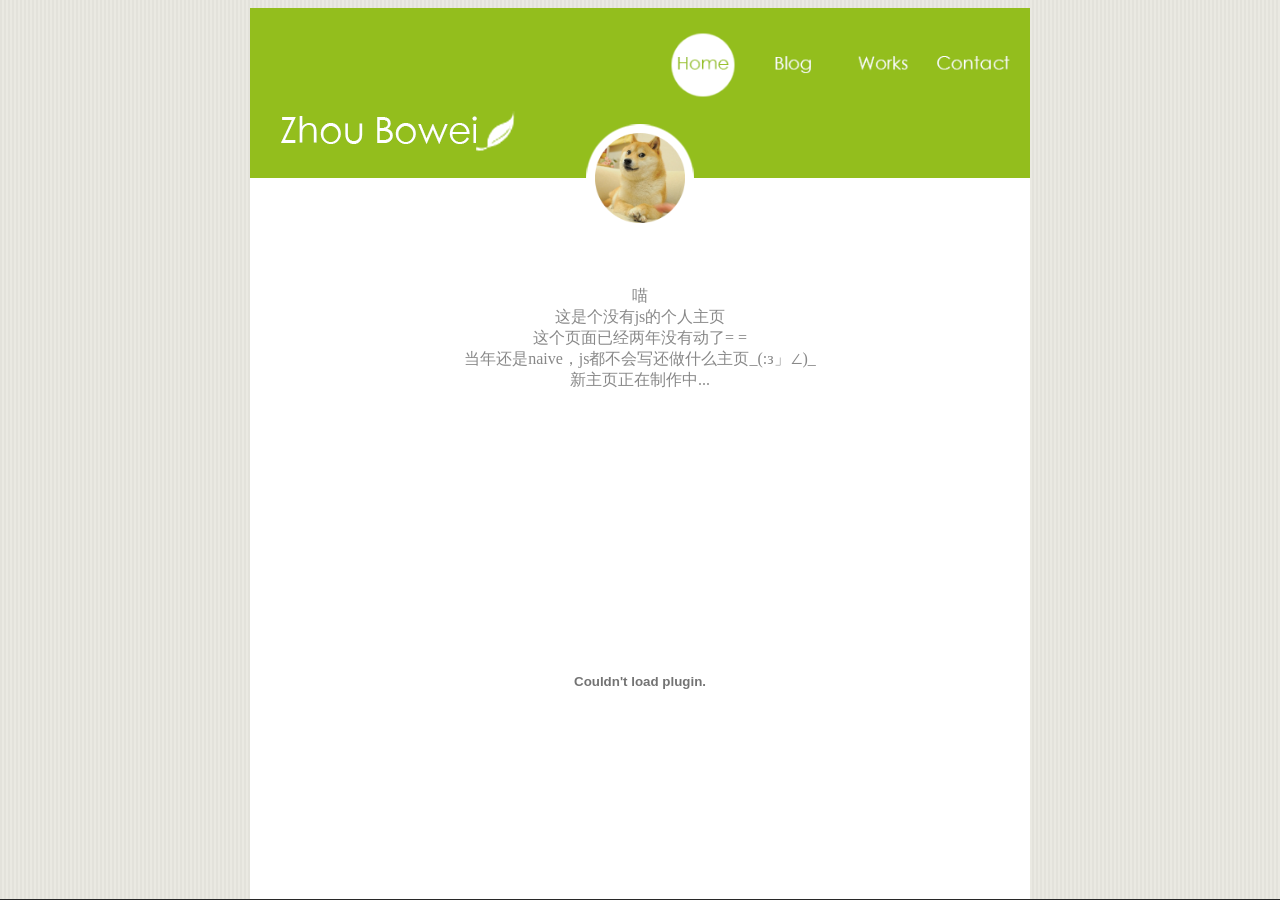
<file: index.html>
<!doctype html>
<html>
<head>
<meta http-equiv="Content-Type" content="text/html; charset=utf-8" />
<title></title>
</head>
<frameset rows="*,1" frameborder="no" border="0" framespacing="0">
  <frame src="home.html" name="mainFrame" id="mainFrame" title="mainFrame" />
  <frame src="music.html" name="music" id="music" title="music" />
</frameset>
<noframes><body>
</body></noframes>
</html>
</file>
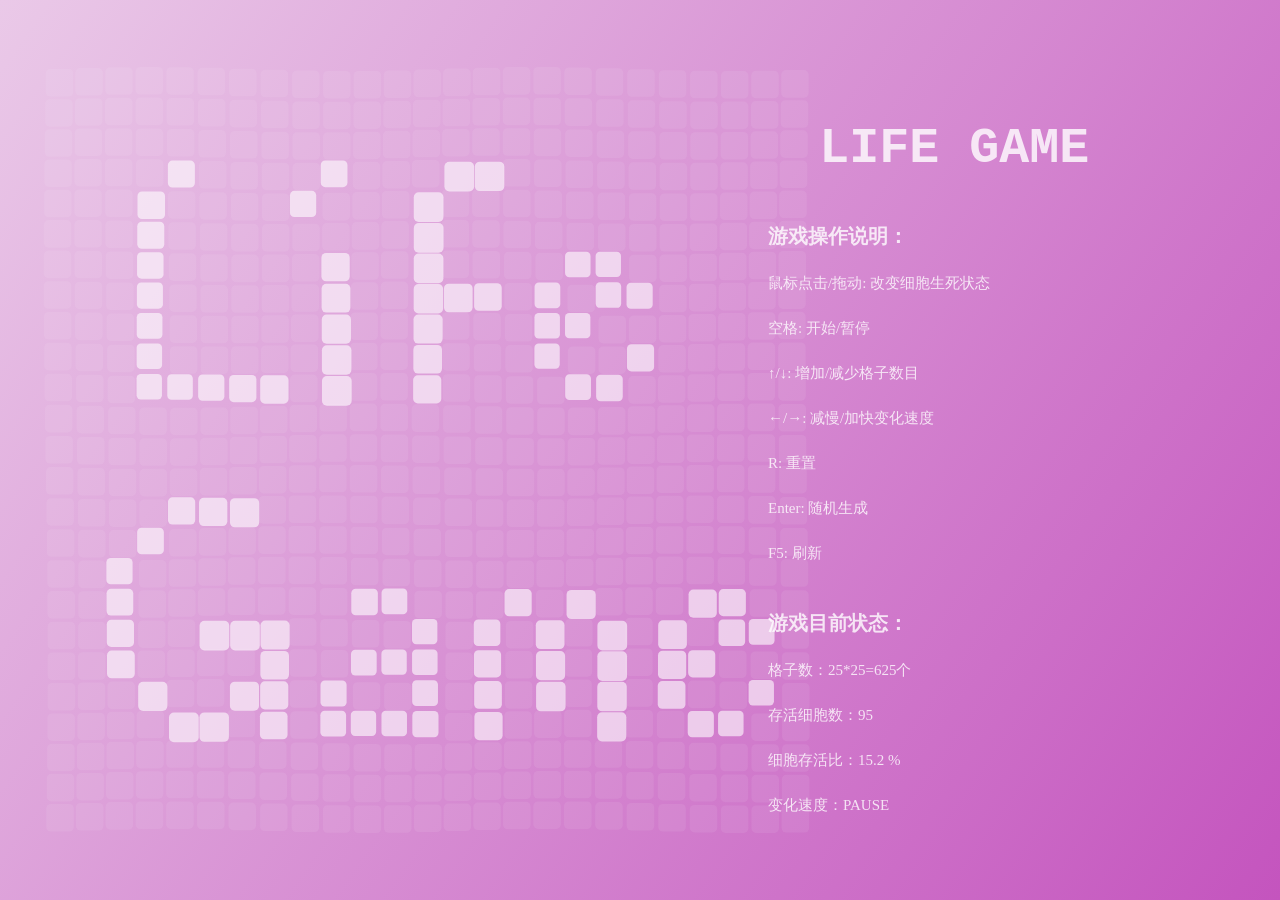
<file: LifeGame/index.html>
<!doctype html>
<html>
	<head>
		<meta charset="utf-8">
		<title>
			ライフゲーム
		</title>
	</head>
	<script src="js/jquery-2.1.1.min.js">
	</script>
	<body>
	</body>
	<script src="js/main.js">
	</script>
</html>
</file>
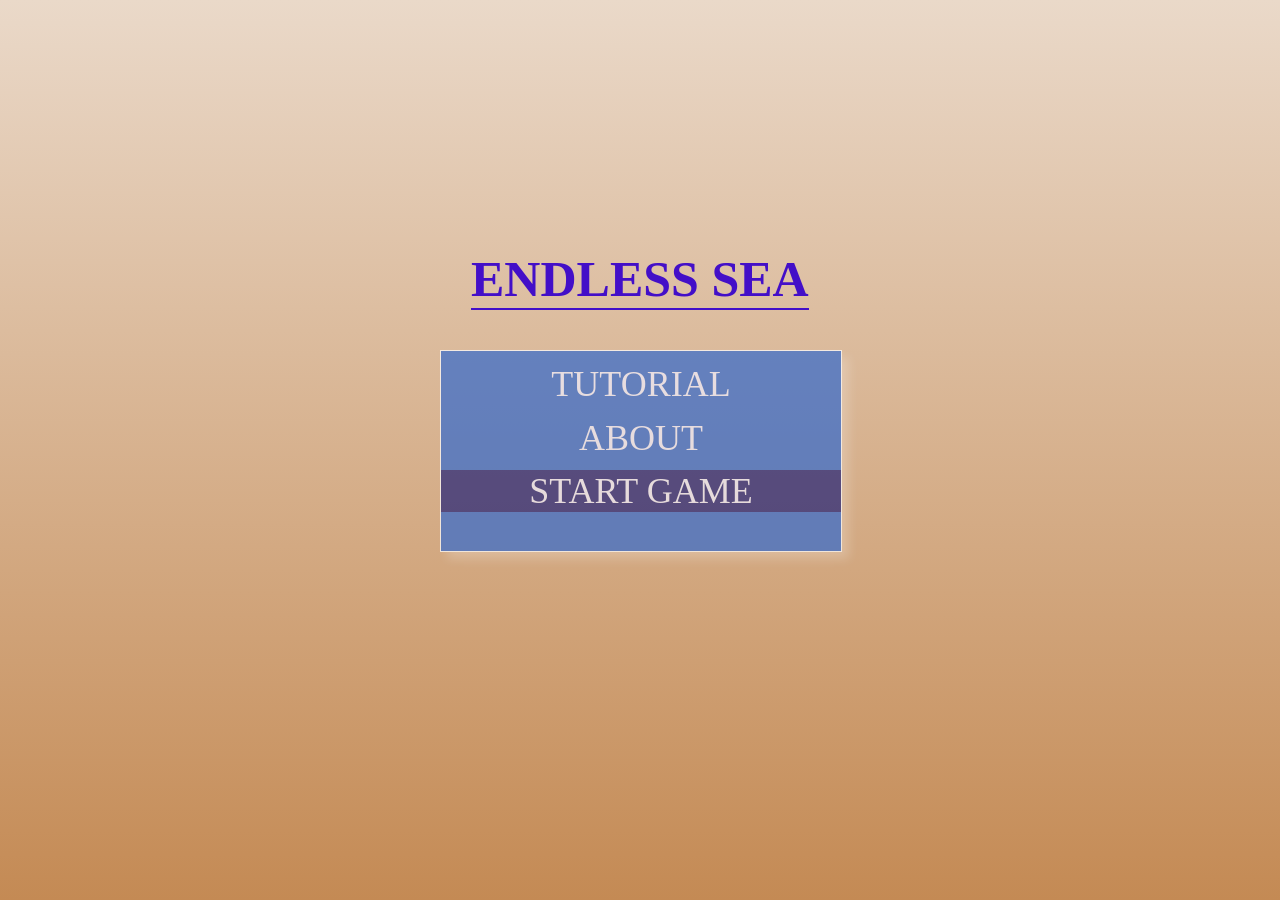
<file: fe/g/index.html>
<!doctype html>
<html>
<head>
<meta charset="utf-8">
<title>Endless Sea</title>
<link href="css/style.css" rel="stylesheet" type="text/css">
</head>
<script src="js/jquery-2.1.1.min.js">
</script>
<body>
</body>
<script src="js/main.js">
</script>
</html>
</file>
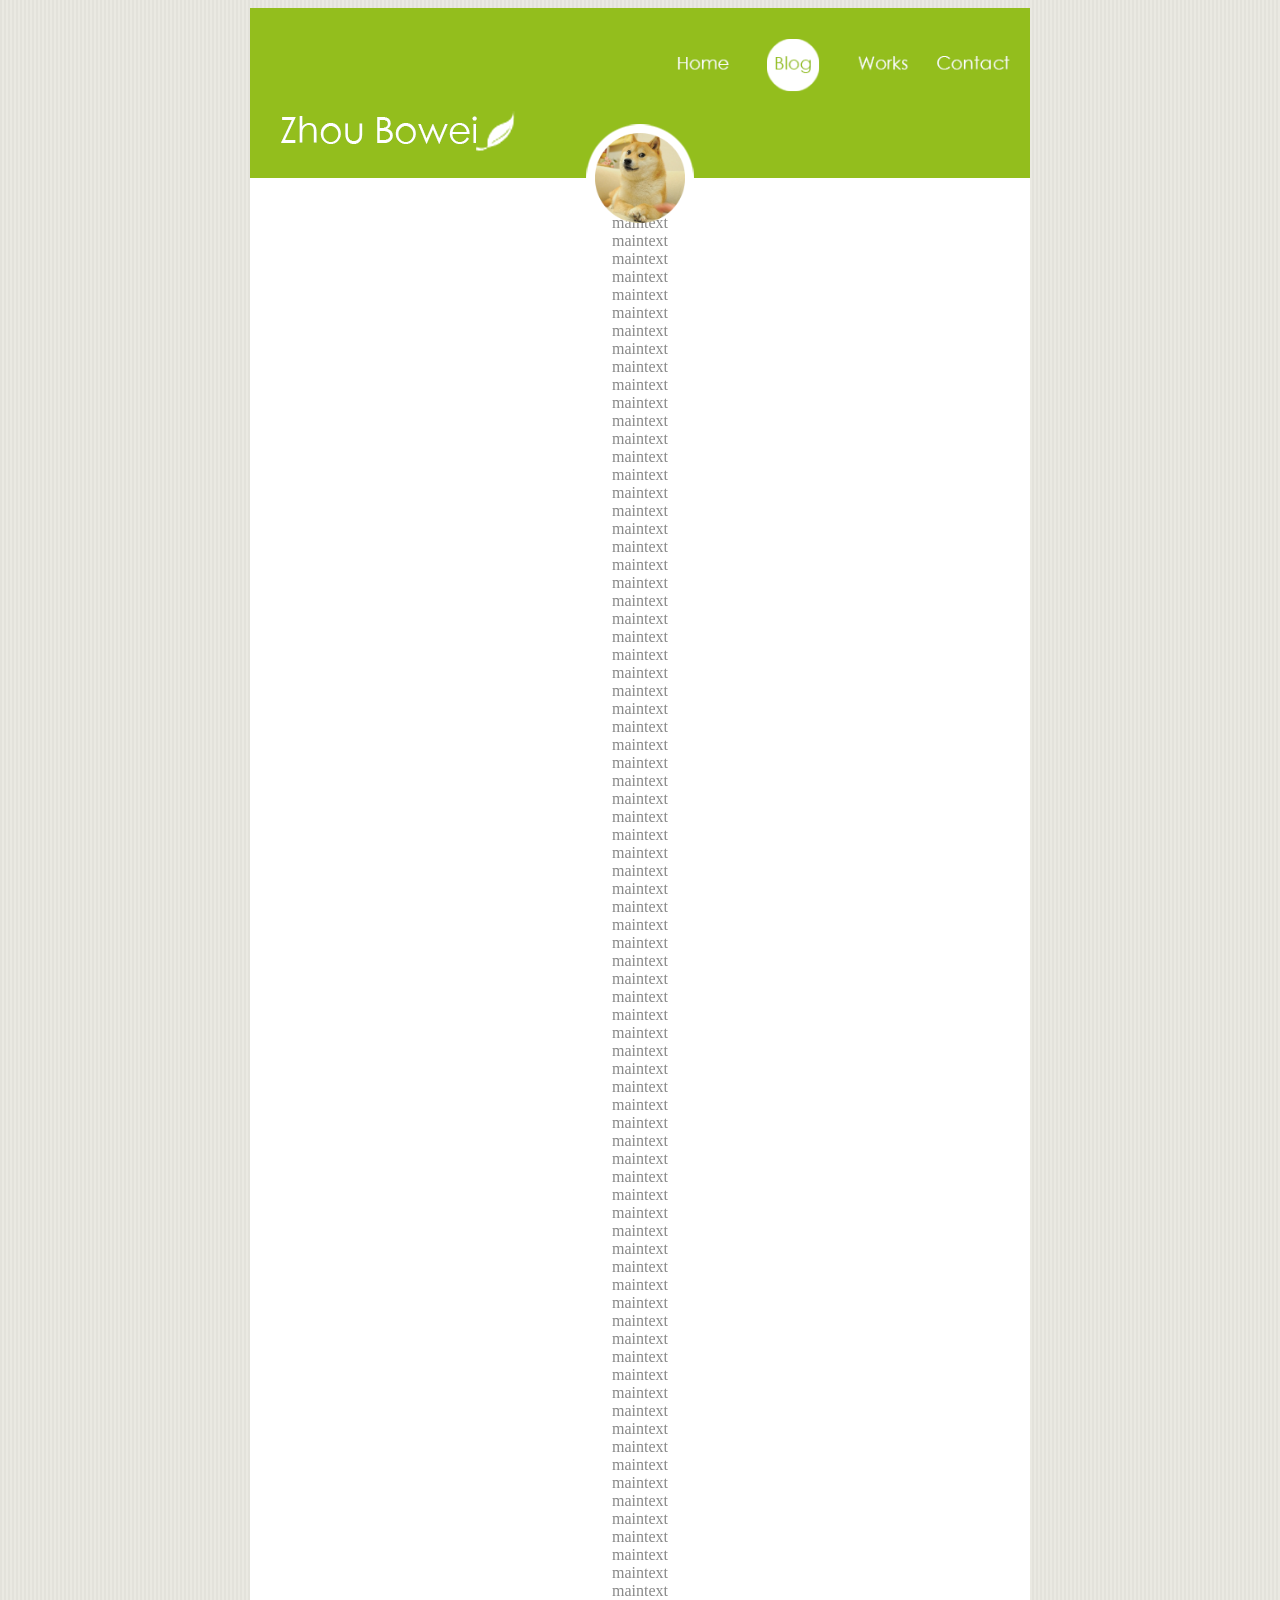
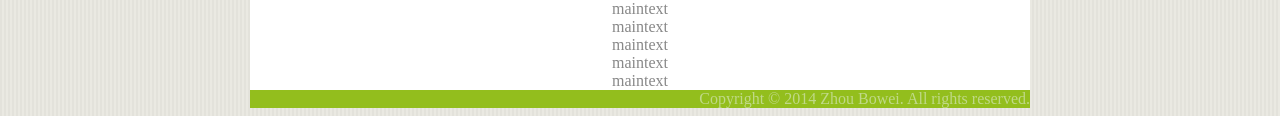
<file: blog.html>
<!doctype html>
<html>
<head>
<meta charset="utf-8">
<title></title>

<link href="css/style.css" rel="stylesheet" type="text/css">
</head>

<body background="img/bg.gif">
<div id="head" align="center">
	<div id="navbar">
    	<div id="but1"> <a href="contact.html"><img src="img/contact.png" width="90" height="90"></a>
        </div>
        <div id="but2"> <a href="works.html"><img src="img/works.png" width="90" height="90"></a>
        </div>
        <div id="but3"> <img src="img/blog2.png" width="90" height="90">
        </div>
        <div id="but4"> <a href="home.html"><img src="img/home.png" width="90" height="90"></a>
        </div>
  	</div>
	<div id="title">
    <img src="img/title.png" width="780" height="170" alt="ようこそ！ヨロシク(/・ω・)/"> 
    </div>
    <div id="hori-bar" align="center">
<img src="img/1.png" width="90">
</div>
</div>
<div id="main" align="center">

<div id="maintext" align="center">
maintext<br>
maintext<br>maintext<br>maintext<br>maintext<br>maintext<br>maintext<br>maintext<br>maintext<br>maintext<br>maintext<br>maintext<br>maintext<br>maintext<br>maintext<br>
maintext<br>maintext<br>maintext<br>maintext<br>maintext<br>maintext<br>maintext<br>maintext<br>maintext<br>maintext<br>maintext<br>maintext<br>maintext<br>maintext<br>
maintext<br>maintext<br>maintext<br>maintext<br>maintext<br>maintext<br>maintext<br>maintext<br>maintext<br>maintext<br>maintext<br>maintext<br>maintext<br>maintext<br>
maintext<br>maintext<br>maintext<br>maintext<br>maintext<br>maintext<br>maintext<br>maintext<br>maintext<br>maintext<br>maintext<br>maintext<br>maintext<br>maintext<br>
maintext<br>maintext<br>maintext<br>maintext<br>maintext<br>maintext<br>maintext<br>maintext<br>maintext<br>maintext<br>maintext<br>maintext<br>maintext<br>maintext<br>
maintext<br>maintext<br>maintext<br>maintext<br>maintext<br>maintext<br>maintext<br>maintext<br>maintext<br>maintext<br>maintext<br>maintext<br>maintext<br>
</div>
<div id="foot" align="center">
Copyright © 2014 Zhou Bowei. All rights reserved.
</div>
</div>
</body>
</html>
</file>
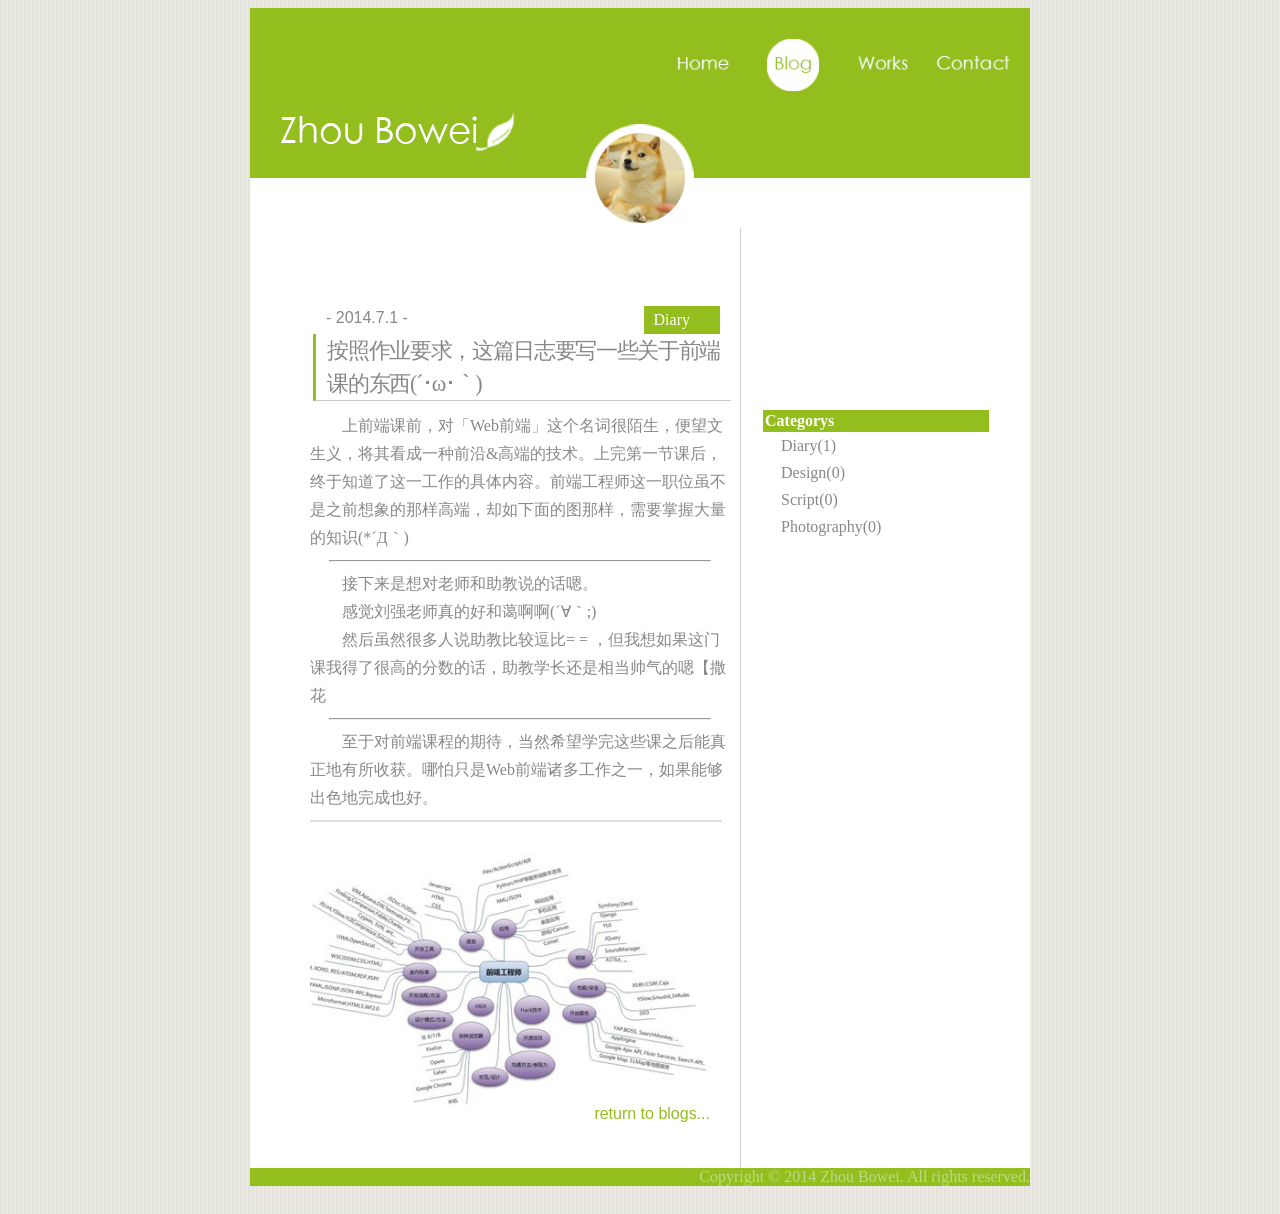
<file: blog1.html>
<!doctype html>
<html>
<head>
<meta charset="utf-8">
<title></title>

<link href="css/style.css" rel="stylesheet" type="text/css">
</head>

<body background="img/bg.gif"  alink="#93be1d" vlink="#93be1d" link="#93be1d">
<div id="all">
<div id="head" align="center">
	<div id="navbar">
    	<div id="but1"> <a href="contact.html"><img src="img/contact.png" width="90" height="90"></a>
        </div>
        <div id="but2"> <a href="works.html"><img src="img/works.png" width="90" height="90"></a>
        </div>
        <div id="but3"> <a href="blog.html"> <img src="img/blog2.png" width="90" height="90"></a>
        </div>
        <div id="but4"> <a href="home.html"><img src="img/home.png" width="90" height="90"></a>
        </div>
  	</div>
	<div id="title">
    <img src="img/title.png" width="780" height="170" alt="ようこそ！ヨロシク(/・ω・)/"> 
    </div>
    <div id="hori-bar" align="center">
<img src="img/1.png" width="90">
</div>
</div>
<div id="blogmain">

<div id="blogcontent">
  <div id="blogleft">
  <!--下面并列放多个博客div-->
  <div id="blog">
  	<div id="date">
    - 2014.7.1 -
    </div>
    <div id="category">
    Diary
    </div>
    <h2 class="blogtitle">按照作业要求，这篇日志要写一些关于前端课的东西(´･ω･｀)</h2>
    <p>　　上前端课前，对「Web前端」这个名词很陌生，便望文生义，将其看成一种前沿&amp;高端的技术。上完第一节课后，终于知道了这一工作的具体内容。前端工程师这一职位虽不是之前想象的那样高端，却如下面的图那样，需要掌握大量的知识(*´Д｀)</p>
    <hr align="center" width="380px">
    <p>　　接下来是想对老师和助教说的话嗯。</p>
    <p>	　　感觉刘强老师真的好和蔼啊啊(´∀｀;)</p>
    <p> 　　然后虽然很多人说助教比较逗比= = ，但我想如果这门课我得了很高的分数的话，助教学长还是相当帅气的嗯【撒花</p>
    <hr align="center" width="380px">
    <p>　　至于对前端课程的期待，当然希望学完这些课之后能真正地有所收获。哪怕只是Web前端诸多工作之一，如果能够出色地完成也好。</p>
    <img src="img/1a21bfab7e1b52a400d65f8f24d90041.jpg" class="blogimg">
    <div id="readmore">
    <a href="blog1.html" style="text-decoration:none">
    return to blogs...
    </a>
    </div>
    <br clear="all">
  </div>
  
</div>

<div id="blogright">
<table width="230" border="0" cellspacing="2" cellpadding="2">
  <tr>
    <td bgcolor="#93BE1D"><b style="color:white;">Categorys</b></td>
  </tr>
  <tr>
    <td> 　Diary(1)</td>
  </tr>
  <tr>
    <td>　Design(0)</td>
  </tr>
  <tr>
    <td>　Script(0)</td>
  </tr>
  <tr>
    <td>　Photography(0)</td>
  </tr>
</table>

</div>

</div>
<div id="clearfix">
</div>
<div id="foot" align="center">
Copyright © 2014 Zhou Bowei. All rights reserved.
</div>
</div>
</div>
</body>
</html>
</file>
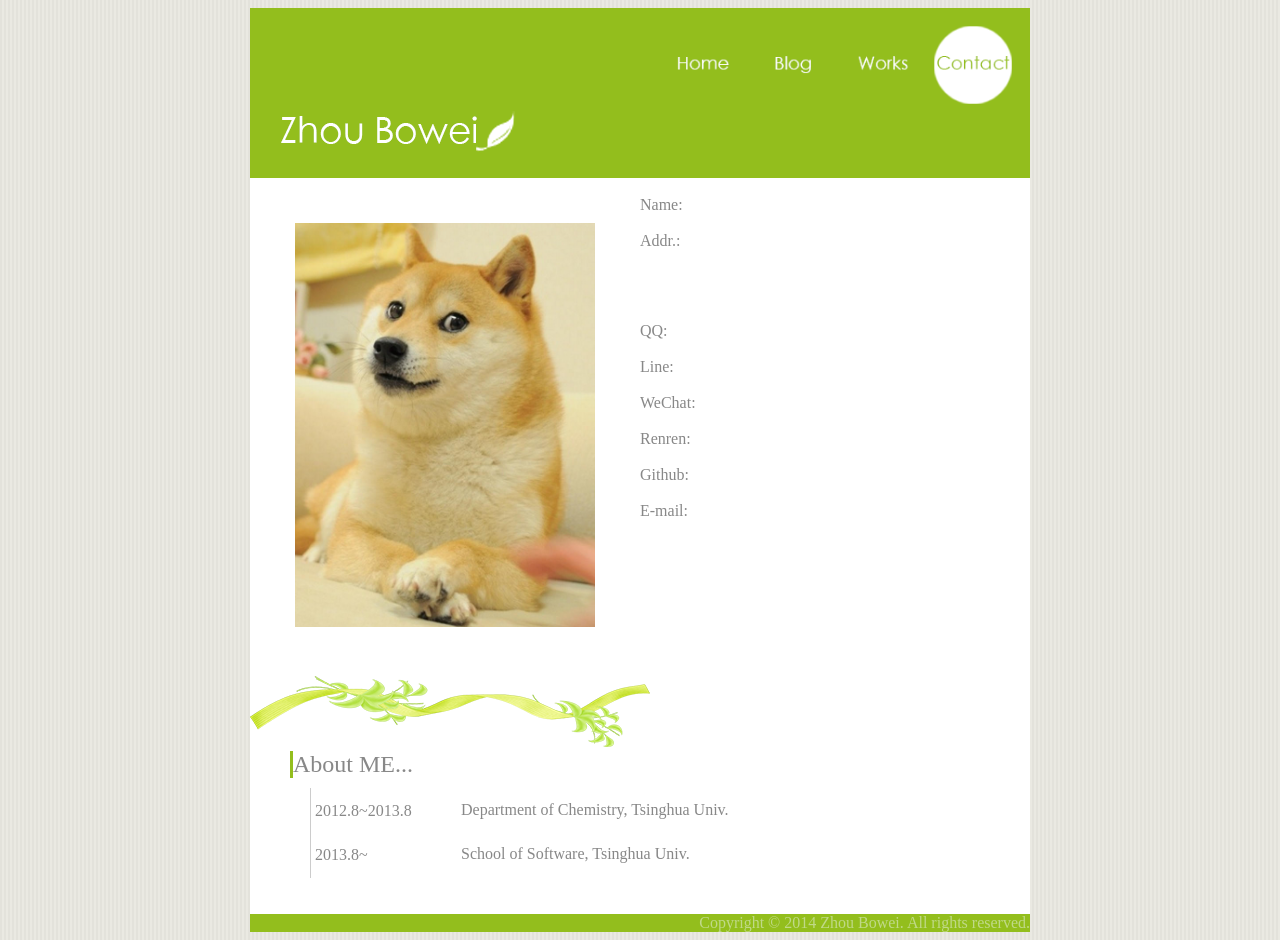
<file: contact.html>
<!doctype html>
<html>
<head>
<meta charset="utf-8">
<title></title>

<link href="css/style.css" rel="stylesheet" type="text/css">

</head>

<body background="img/bg.gif" alink="#888" vlink="#888" link="#888">
<div id="head" align="center">
	<div id="navbar">
    	<div id="but1"> <img src="img/contact2.png" width="90" height="90">
        </div>
        <div id="but2"> <a href="works.html"><img src="img/works.png" width="90" height="90"></a>
        </div>
        <div id="but3"> <a href="blog.html"><img src="img/blog.png" width="90" height="90"></a>
        </div>
        <div id="but4"> <a href="home.html"><img src="img/home.png" width="90" height="90"></a>
        </div>
  	</div>
	<div id="title">
    <img src="img/title2.png" width="780" height="170" alt="ようこそ！ヨロシク(/・ω・)/"> 
    </div>
    
</div>
<div id="main" >
<div id="maintext" >
<div id="mainleft" style="float:left;width:390px;background:white;">
<div style="margin:45px;">
<img src="img/2.png" width="300">
</div>
</div>

<div id="mainright" style="background:white;">
<div>

<div style="float: left; text-align: left; margin-right: 5px;">
  <p>&nbsp;</p>
  <p>Name:</p>
  <p>&nbsp;</p>
  <p>Addr.:</p>
  <p>&nbsp;</p>
  <p>&nbsp;</p>
  <p>&nbsp;</p>
  <p>&nbsp;</p>
  <p>QQ:</p>
  <p>&nbsp;</p>
  <p>Line:</p>
  <p>&nbsp;</p>
  <p>WeChat:</p>
  <p>&nbsp;</p>
  <p>Renren:</p>
  <p>&nbsp;</p>
  <p>Github:</p>
  <p>&nbsp;</p>
  <p>E-mail:</p>
  <p>&nbsp;</p>
</div>

<div>
  <p>&nbsp;</p>
  <p>&nbsp;</p>
  <p>&nbsp;</p>
  <p>&nbsp;</p>
  <p>&nbsp;</p>
  <p>&nbsp;</p>
</div>
</div>
</div>
<div id="clearfix">
</div>

<div id="aboutme">
<img src="img/20090404_c857919df6a02bbbae7eBbvCCQ7X7bB7.png">
<br>
<div id="aboutme1">
About ME...
</div>
<div style="margin-left:60px;border-left-color:#cccccc;
	border-left-width: 1px;
	border-left-style: solid;">
  <table width="589" border="0" cellspacing="2" cellpadding="2">
    <tr>
      <td width="108" height="38">2012.8~2013.8</td>
      <td width="467">　　Department of Chemistry, Tsinghua Univ.</td>
    </tr>
    <tr>
      <td height="38">2013.8~</td>
      <td>　　School of Software, Tsinghua Univ.</td>
    </tr>
  </table>
</div>
</div>
<br>
<br>

</div>

<div id="clearfix">
</div>

<div id="foot" align="center">
Copyright © 2014 Zhou Bowei. All rights reserved.
</div>
</div>
</body>
</html>
</file>
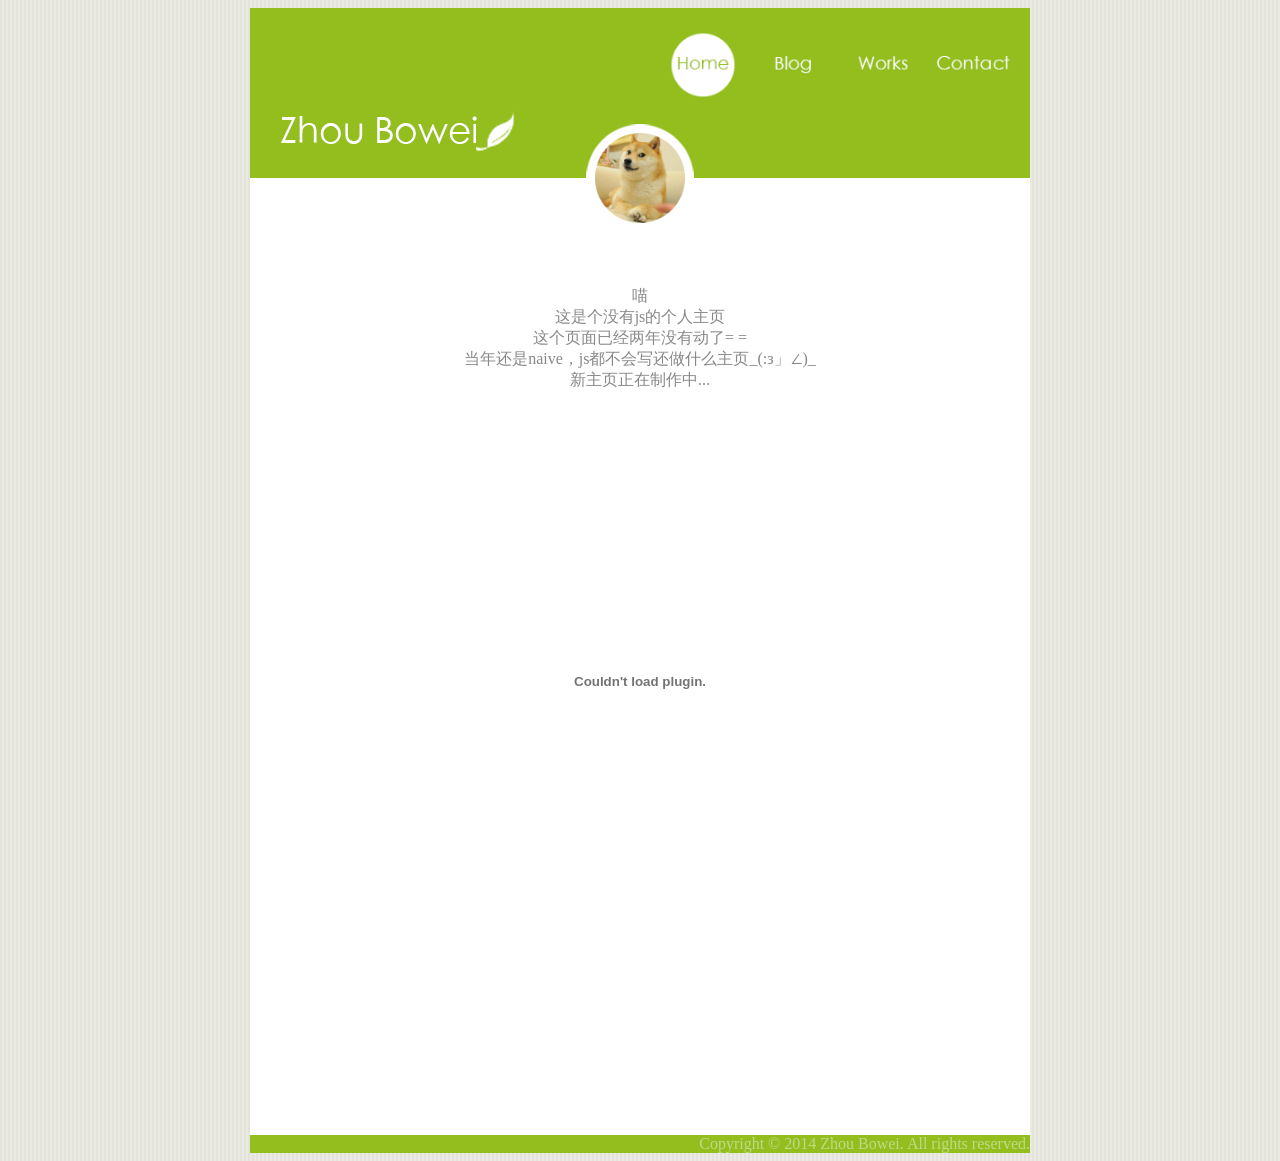
<file: home.html>
<!doctype html>
<html>
<head>
<meta charset="utf-8">


<title></title>


<link href="css/style.css" rel="stylesheet" type="text/css">
</head>

<body background="img/bg.gif">
<div id="head" align="center">
	<div id="navbar">
    	<div id="but1"> <a href="contact.html"><img src="img/contact.png" width="90" height="90"></a>
        </div>
        <div id="but2"> <a href="works.html"><img src="img/works.png" width="90" height="90"></a>
        </div>
        <div id="but3"> <a href="blog.html"><img src="img/blog.png" width="90" height="90"></a>
        </div>
        <div id="but4">
        <img src="img/home2.png" width="90" height="90">
        </div>
  	</div>
	<div id="title">
    <img src="img/title.png" width="780" height="170" alt="ようこそ！ヨロシク(/・ω・)/"> 
    </div>
    <div id="hori-bar" align="center">
<img src="img/1.png" width="90">
</div>
</div>
<div id="main" align="center">

<div id="maintext" align="center" >
	<br><br><br><br><br><br>
	<p>喵</p>
	<p>这是个没有js的个人主页</p>
	<p>这个页面已经两年没有动了= =</p>
	<p>当年还是naive，js都不会写还做什么主页_(:з」∠)_</p>
	<p>新主页正在制作中...</p>
  <div id="flash">
    <embed src="img/横幅.swf" width="700px" height="300px" style="margin-top:140px">
</embed>
</div>
</div>
<div id="foot" align="center">
Copyright © 2014 Zhou Bowei. All rights reserved.
</div>
</div>
</body>
</html>
</file>
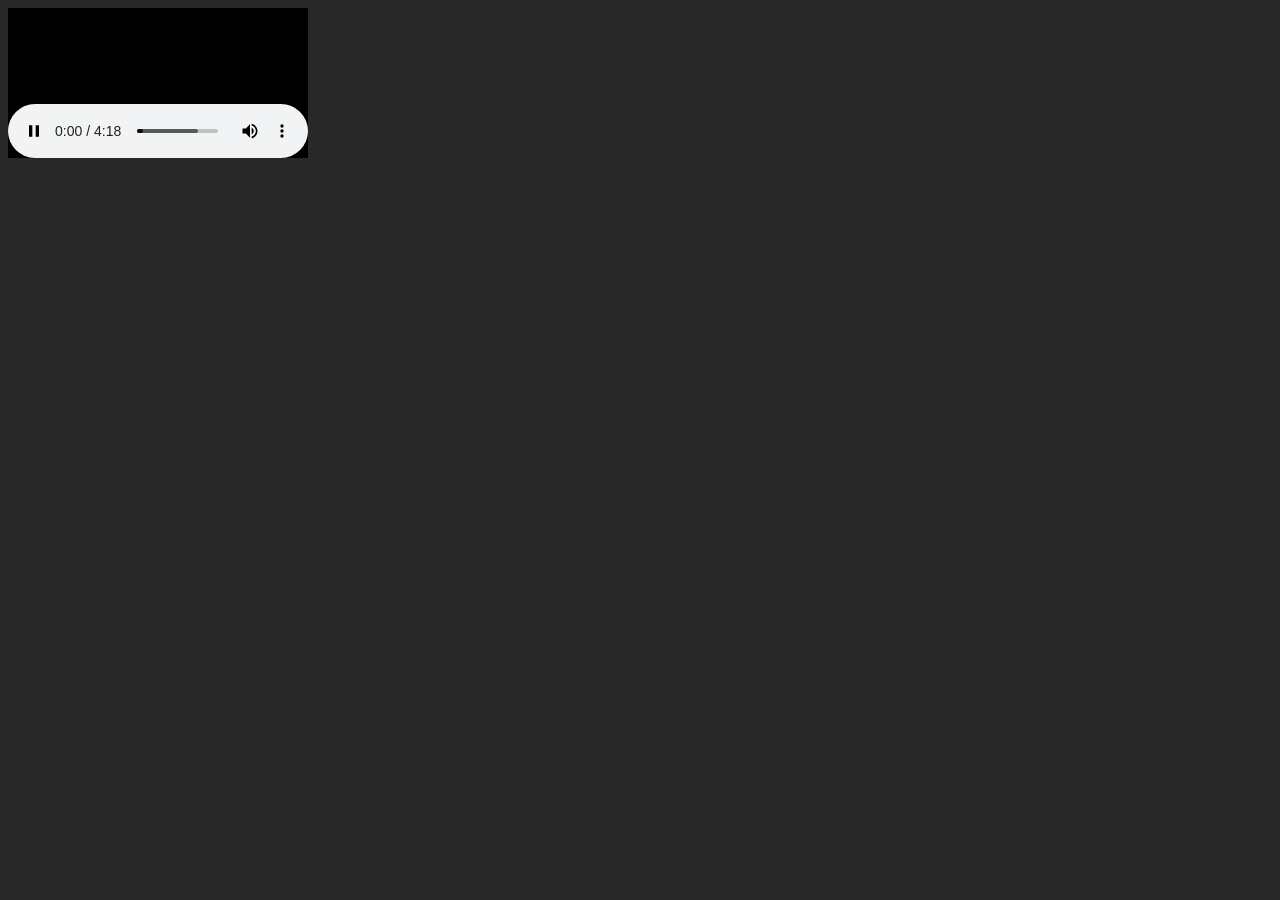
<file: music.html>
<!doctype html>
<html>
<head>
<meta http-equiv="Content-Type" content="text/html; charset=utf-8" />
<title></title>
</head>

<body bgcolor="#282828">
<EMBED src="music/手紙.mp3" autostart="true" loop="true"> 
</body>
</html>
</file>
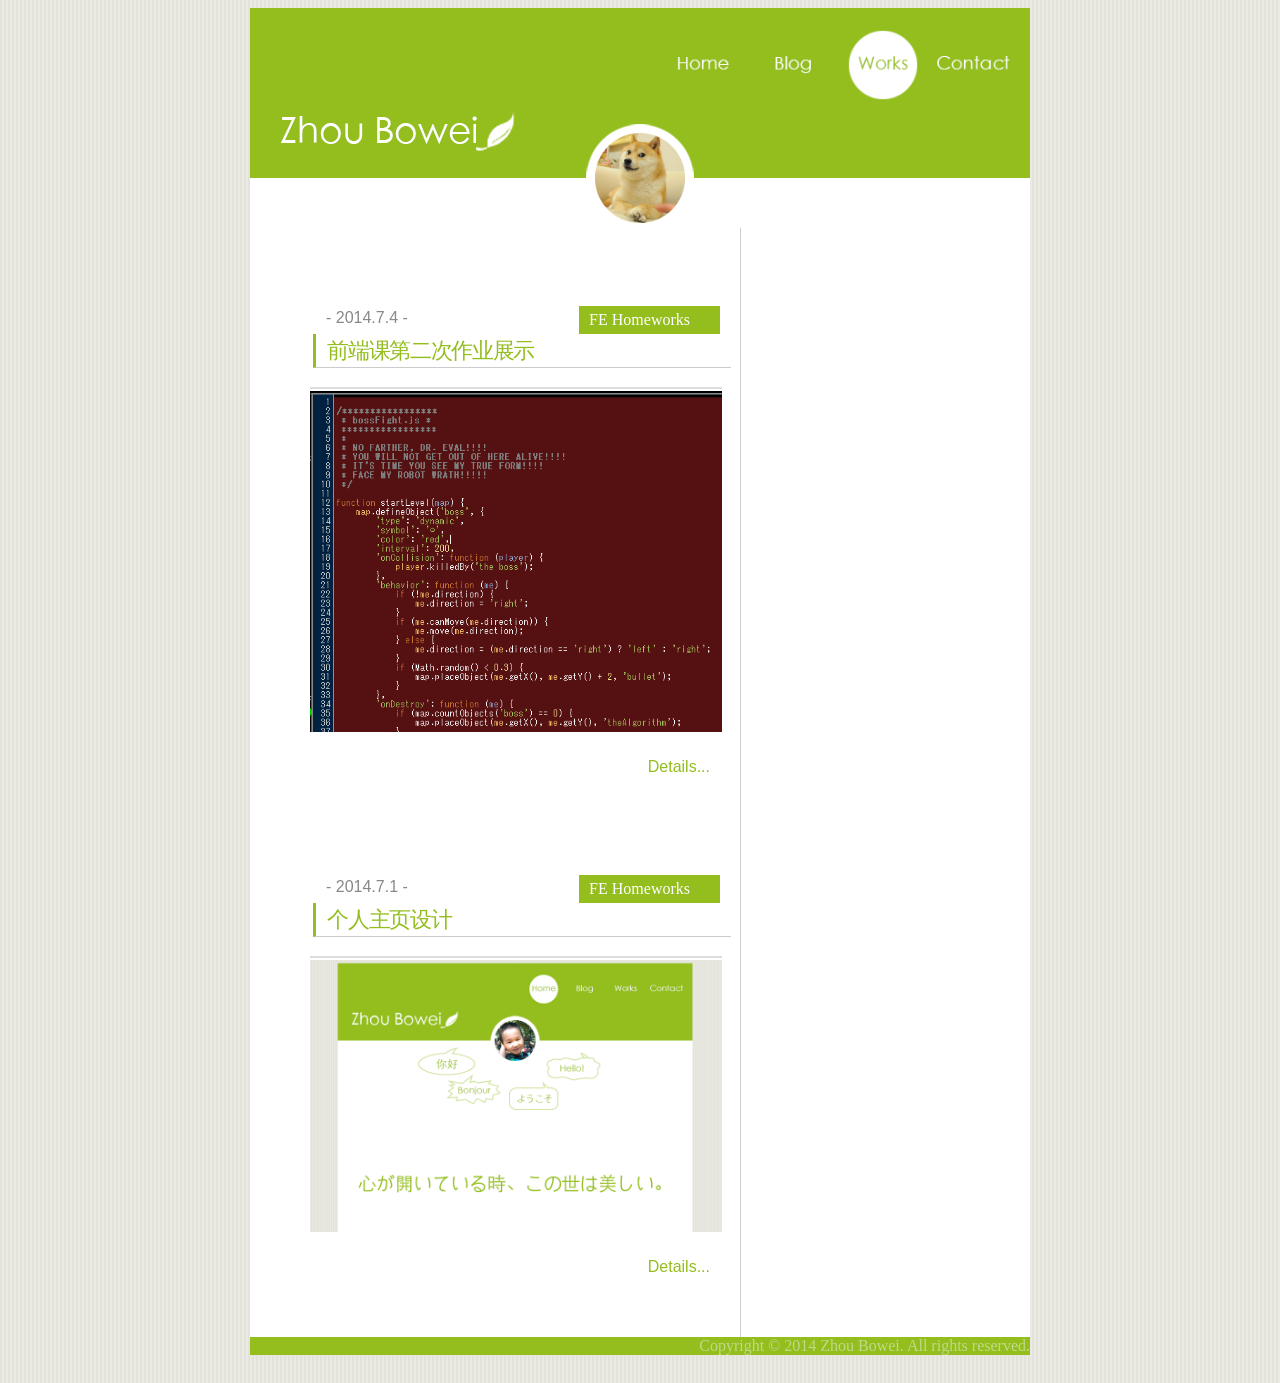
<file: works.html>
<!doctype html>
<html>
<head>
<meta charset="utf-8">
<title></title>

<link href="css/style.css" rel="stylesheet" type="text/css">
</head>

<body background="img/bg.gif" alink="#93be1d" vlink="#93be1d" link="#93be1d">
<div id="all">
<div id="head" align="center">
	<div id="navbar">
    	<div id="but1"> <a href="contact.html"><img src="img/contact.png" width="90" height="90"></a>
        </div>
        <div id="but2"> <img src="img/works2.png" width="90" height="90">
        </div>
        <div id="but3"> <a href="blog.html"> <img src="img/blog.png" width="90" height="90"></a>
        </div>
        <div id="but4"> <a href="home.html"><img src="img/home.png" width="90" height="90"></a>
        </div>
  	</div>
	<div id="title">
    <img src="img/title.png" width="780" height="170" alt="ようこそ！ヨロシク(/・ω・)/"> 
    </div>
    <div id="hori-bar" align="center">
<img src="img/1.png" width="90">
</div>
</div>
<div id="blogmain">

<div id="blogcontent">
  <div id="blogleft">
  <!--下面并列放多个博客div-->
  <div id="blog">
  	<div id="date">
    - 2014.7.4 -
    </div>
    <div id="category">
    FE Homeworks
    </div>
    <h2 class="blogtitle"><a href="home.html" style="text-decoration:none">前端课第二次作业展示</a></h2>
    <img src="img/fe/hw2_2.png" class="blogimg">
    <br><br>
    <div id="readmore">
    <a href="fe/hw2.html" style="text-decoration:none">
    Details...
    </a>
    </div>
    <br clear="all">
  </div>
  
  <div id="blog">
  	<div id="date">
    - 2014.7.1 -
    </div>
    <div id="category">
    FE Homeworks
    </div>
    <h2 class="blogtitle"><a href="home.html" style="text-decoration:none">个人主页设计</a></h2>
    <img src="img/12212.png" class="blogimg">
    <br><br>
    <div id="readmore">
    <a href="home.html" style="text-decoration:none">
    Details...
    </a>
    </div>
    <br clear="all">
  </div>
  
</div>

<div id="blogright">


</div>

</div>
<div id="clearfix">
</div>
<div id="foot" align="center">
Copyright © 2014 Zhou Bowei. All rights reserved.
</div>
</div>
</div>
</body>
</html>
</file>
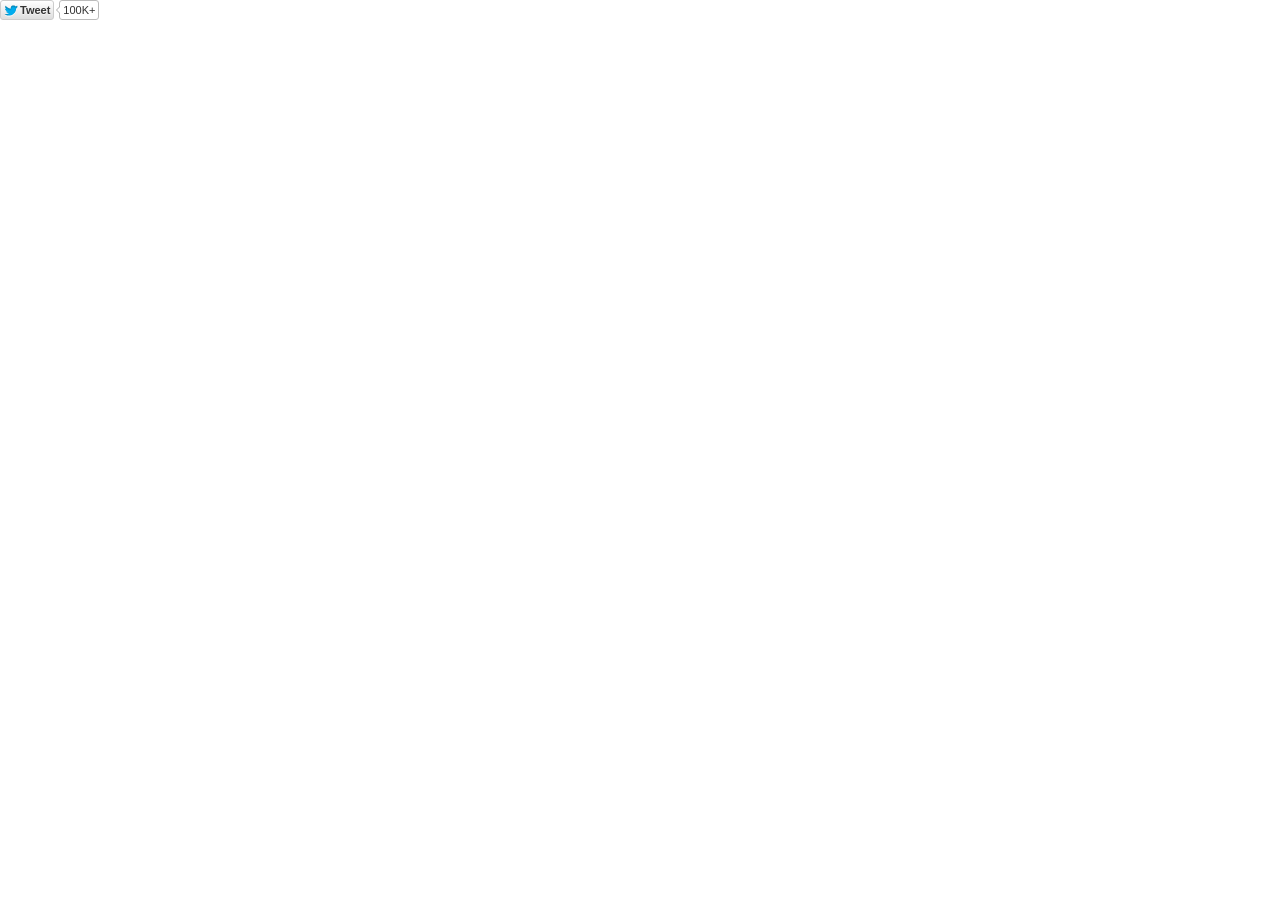
<file: 2048_files/tweet_button.1403226798.htm>
<!DOCTYPE html>
<!-- saved from url=(0411)http://platform.twitter.com/widgets/tweet_button.1403226798.html#_=1403861240679&count=horizontal&counturl=http%3A%2F%2Fgabrielecirulli.github.io%2F2048%2F&id=twitter-widget-0&lang=en&original_referer=http%3A%2F%2Fgabrielecirulli.github.io%2F2048%2F&size=m&text=Check%20out%202048%2C%20a%20game%20where%20you%20join%20numbers%20to%20score%20high!%20%232048game&url=http%3A%2F%2Fgit.io%2F2048&via=gabrielecirulli -->
<html data-scribe="page:button" lang="en" class=" regular"><head><meta http-equiv="Content-Type" content="text/html; charset=UTF-8"><meta charset="utf-8"><link rel="dns-prefetch" href="http://twitter.com/"><title>Tweet Button</title><!--<base target="_blank">--><base href="." target="_blank"><style type="text/css">html{margin:0;padding:0;font:normal normal normal 11px/18px 'Helvetica Neue',Arial,sans-serif;color:#333;-webkit-user-select:none;-ms-user-select:none;-moz-user-select:none;user-select:none;}body{margin:0;padding:0;background:transparent;visibility:hidden;}a{outline:none;text-decoration:none;}body.ready{visibility:visible;}body.rtl{direction:rtl;}#widget{white-space:nowrap;overflow:hidden;text-align:left;}.rtl #widget{text-align:right;}.btn-o,.count-o,.btn,.btn .label,#count{display:inline-block;vertical-align:top;zoom:1;*display:inline;}.right #widget{text-align:right;}.left #widget{text-align:left;}.btn-o{max-width:100%;}.btn{position:relative;background-color:#eee;background-image:-webkit-linear-gradient(#fff,#dedede);background-image:linear-gradient(#fff,#dedede);border:#ccc solid 1px;border-radius:3px;color:#333;font-weight:bold;text-shadow:0 1px 0 rgba(255,255,255,.5);cursor:pointer;height:18px;max-width:98%;overflow:hidden;}.btn:focus,.btn:hover,.btn:active{border-color:#bbb;background-color:#d9d9d9;background-image:-webkit-linear-gradient(#f8f8f8,#d9d9d9);background-image:linear-gradient(#f8f8f8,#d9d9d9);box-shadow:none;}.btn:active{background-color:#efefef;box-shadow:inset 0 3px 5px rgba(0,0,0,0.1);}.xl .btn:active{box-shadow:inset 0 3px 7px rgba(0,0,0,0.1);}.btn i{position:absolute;top:50%;left:2px;margin-top:-5px;width:16px;height:13px;background:transparent url(/widgets/images/btn.27237bab4db188ca749164efd38861b0.png) 0 0 no-repeat;background-image:url([data-uri]);*background-image:url(/widgets/images/btn.27237bab4db188ca749164efd38861b0.png);}.btn .label{padding:0 3px 0 19px;white-space:nowrap;}.btn .label b{font-weight:bold;white-space:nowrap;}.rtl .btn .label{padding:0 19px 0 3px;}.rtl .btn i{left:auto;right:2px;}.rtl .btn .label b{display:inline-block;direction:ltr;}.xl{font-size:13px;line-height:26px;}.xl .btn{border-radius:4px;height:26px;}.xl .btn i{background-position:-24px 0;width:21px;height:16px;left:4px;margin-top:-6px;}.xl .btn .label{padding:0 7px 0 29px;}.xl .rtl .btn .label{padding:0 29px 0 7px;}.xl .rtl .btn i{left:auto;right:6px;}@media(-webkit-min-device-pixel-ratio:1.5),(min-resolution:144dpi){.btn i{background-image:url([data-uri]);background-size:45px 40px;margin-top:-6px;}.xl .btn i{margin-top:-7px;left:4px;}.xl .rtl .btn i{left:auto;right:3px;}.xl .btn .label{top:-1.5px;}}.aria{position:absolute;left:-999em;}.rtl .aria{left:auto;right:-999em;}.following .btn{color:#888;background:#eee;border:#ccc solid 1px;}.following .btn:active,.following .btn:hover{border:#bbb solid 1px;}.following .btn i{background-position:0 -20px;}.xl .following .btn i{background-position:-25px -25px;}.btn:focus,.following .btn:focus{border-color:#0089CB;}.count-o{position:relative;background:#fff;border:#bbb solid 1px;border-radius:3px;visibility:hidden;min-height:18px;min-width:15px;}#count{white-space:nowrap;text-align:center;color:#333;}#count:hover,#count:focus{color:#333;text-decoration:underline;}.ncount .count-o{display:none;}.count-ready .count-o{visibility:visible;}.count-o i,.count-o u{position:absolute;zoom:1;line-height:0;width:0;height:0;left:0;top:50%;margin:-4px 0 0 -4px;border:4px transparent solid;border-right-color:#aaa;border-left:0;}.count-o u{margin-left:-3px;border-right-color:#fff;}.rtl .count-o i,.rtl .count-o u{left:auto;right:0;margin:-4px -4px 0 0;border:4px transparent solid;border-left-color:#aaa;border-right:0;}.rtl .count-o u{margin-right:-3px;border-left-color:#fff;}.following .count-o i{border-right-color:#bbb;}.following.rtl .count-o i{border-left-color:#bbb;}.following .count-o{background:#f9f9f9;border-color:#ccc;}.following #count{color:#666;}.hcount .count-o{margin:0 0 0 5px;}.hcount.rtl .count-o{margin:0 5px 0 0;}.hcount #count{padding:0 3px;}.xl .count-o{border-radius:4px;margin:0 0 0 6px;}.xl .rtl .count-o{margin:0 6px 0 0;}.xl .count-o i,.xl .count-o u{margin:-5px 0 0 -5px;border-width:5px 5px 5px 0;}.xl .count-o u{margin-left:-4px;}.xl .rtl .count-o i,.xl .rtl .count-o u{margin:-5px -5px 0 0;border-width:5px 0 5px 5px;}.xl .rtl .count-o u{margin-right:-4px;}.xl #count{padding:0 5px;*line-height:26px;}.vcount #widget{width:100%;padding-bottom:5px;}.vcount .btn-o{position:absolute;margin-top:42px;left:0;right:0;width:100%;}.vcount .btn{display:block;margin:0 auto;}.vcount .count-o{display:block;padding:0 5px;}.vcount .count-o i,.rtl.vcount .count-o i,.vcount .count-o u,.rtl.vcount .count-o u{line-height:0;top:auto;left:50%;bottom:0;right:auto;margin:0 0 -4px -4px;border:4px transparent solid;_border-color:pink;border-top-color:#aaa;border-bottom:0;}.rtl.vcount .count-o u,.vcount .count-o u{margin-bottom:-3px;border-top-color:#fff;}.vcount #count{font-size:16px;width:100%;height:34px;line-height:34px;}@media(min-width:0){.btn,.hcount .count-o{-moz-box-sizing:border-box;-webkit-box-sizing:border-box;box-sizing:border-box;height:20px;max-width:100%;}.xl .btn,.xl .hcount .count-o{height:28px;}}</style><!--[if IE 9]><style type="text/css">.btn{-ms-filter:"progid:DXImageTransform.Microsoft.gradient(startColorstr='#ffffff',endColorstr='#dedede')";}.btn:hover,.btn:focus,.btn:active{-ms-filter:"progid:DXImageTransform.Microsoft.gradient(startColorstr='#f8f8f8',endColorstr='#d9d9d9')";}.btn,.xl .btn{border-radius:0;}</style><![endif]--><style>img.chromoji { width:1em !important; height:1em !important; }.chromoji-font, #chromoji-font { font-size:1em !important; }</style></head><body data-scribe="section:share" class=" hcount ltr ready count-ready"><div id="widget"><div class="btn-o" data-scribe="component:button"><a href="https://twitter.com/intent/tweet?original_referer=http%3A%2F%2Fgabrielecirulli.github.io%2F2048%2F&text=Check%20out%202048%2C%20a%20game%20where%20you%20join%20numbers%20to%20score%20high!%20%232048game&tw_p=tweetbutton&url=http%3A%2F%2Fgit.io%2F2048&via=gabrielecirulli" class="btn" id="b"><i></i><span class="label" id="l">Tweet</span></a></div><div class="count-o enabled" id="c" data-scribe="component:count"><i></i><u></u><a href="http://twitter.com/search?q=http%3A%2F%2Fgabrielecirulli.github.io%2F2048%2F" id="count" title="This page has been shared 166154 times. View these Tweets." aria-describedby="count-desc">100K+</a></div></div><script type="text/javascript" charset="utf-8">document.domain = 'twitter.com';</script><script type="text/javascript">window.twttr=window.twttr||{};var i18n={ar:{"%{followers_count} followers":"عدد المتابعين %{followers_count}","%{name} on Twitter":"%{name} في تويتر",",":"،","100K+":"+100 ألف","10M+":"+10 مليون","10k unit":"10 آلاف وحدة",Follow:"تابِع","Follow %{name} on Twitter":"تابِع %{name} على تويتر","Follow %{screen_name}":"تابِع %{screen_name}",K:"ألف",M:"م","This page has been shared %{tweets} times. View these Tweets.":"تمت مشاركة هذه الصفحة %{tweets} مرة. شاهد هذه التغريدات.",Tweet:"غرِّد","Tweet %{hashtag}":"غرِّد %{hashtag}","Tweet to %{name}":"غرِّد لـ %{name}","You are following %{name} on Twitter":"أنت تتابِع %{name} في تويتر",ltr:"rtl"},da:{"%{followers_count} followers":"%{followers_count} følgere","%{name} on Twitter":"%{name} på Twitter",",":".",".":",","10k unit":"10k enhed",Follow:"Følg","Follow %{name} on Twitter":"Følg %{name} på Twitter","Follow %{screen_name}":"Følg %{screen_name}","This page has been shared %{tweets} times. View these Tweets.":"Denne side er blevet delt %{tweets} gange. Vis disse tweets.","Tweet to %{name}":"Tweet til %{name}","You are following %{name} on Twitter":"Du følger %{name} på Twitter"},de:{"%{followers_count} followers":"%{followers_count} Follower","%{name} on Twitter":"%{name} auf Twitter","100K+":"100Tsd+","10k unit":"10tsd-Einheit",Follow:"Folgen","Follow %{name} on Twitter":"Folge %{name} auf Twitter.","Follow %{screen_name}":"%{screen_name} folgen",K:"Tsd","This page has been shared %{tweets} times. View these Tweets.":"Diese Seite wurde bisher %{tweets} mal geteilt. Diese Tweets anzeigen.",Tweet:"Twittern","Tweet to %{name}":"Tweet an %{name}","You are following %{name} on Twitter":"Du folgst %{name} auf Twitter."},es:{"%{followers_count} followers":"%{followers_count} seguidores","%{name} on Twitter":"%{name} en Twitter","10k unit":"10k unidad",Follow:"Seguir","Follow %{name} on Twitter":"Sigue a %{name} en Twitter","Follow %{screen_name}":"Seguir a %{screen_name}","This page has been shared %{tweets} times. View these Tweets.":"Esta página ha sido compartida %{tweets} veces. Ver estos Tweets.",Tweet:"Twittear","Tweet %{hashtag}":"Twittear %{hashtag}","Tweet to %{name}":"Twittear a %{name}","You are following %{name} on Twitter":"Estás siguiendo a %{name} en Twitter"},fa:{"%{followers_count} followers":"%{followers_count} دنبال‌کننده","%{name} on Twitter":"%{name} در توییتر",",":"،","100K+":">۱۰۰هزار","10M+":"۱۰میلیون+","10k unit":"۱۰هزار واحد",Follow:"دنبال کردن","Follow %{name} on Twitter":"%{name} را در توییتر دنبال کنید","Follow %{screen_name}":"دنبال کردن %{screen_name}",K:"هزار",M:"میلیون","This page has been shared %{tweets} times. View these Tweets.":"این صفحه %{tweets} بار به اشتراک گذاشته شده‌است. این توییت‌ها را ببینید.",Tweet:"توییت","Tweet %{hashtag}":"توییت کردن %{hashtag}","Tweet to %{name}":"به %{name} توییت کنید","You are following %{name} on Twitter":"شما %{name} را در توییتر دنبال می‌کنید",ltr:"rtl"},fi:{"%{followers_count} followers":"%{followers_count} seuraajaa","%{name} on Twitter":"%{name} Twitterissä","100K+":"100 000+","10M+":"10+ milj.","10k unit":"10 000 yksikköä",Follow:"Seuraa","Follow %{name} on Twitter":"Seuraa käyttäjää %{name} Twitterissä","Follow %{screen_name}":"Seuraa käyttäjää %{screen_name}",K:"tuhatta",M:"milj.","This page has been shared %{tweets} times. View these Tweets.":"Tämä sivu on jaettu %{tweets} kertaa. Näytä nämä twiitit.",Tweet:"Twiittaa","Tweet %{hashtag}":"Twiittaa %{hashtag}","Tweet to %{name}":"Twiittaa käyttäjälle %{name}","You are following %{name} on Twitter":"Seuraat käyttäjää %{name} Twitterissä"},fil:{"%{followers_count} followers":"%{followers_count} mga tagasunod","%{name} on Twitter":"%{name} sa Twitter","10k unit":"10k yunit",Follow:"Sundan","Follow %{name} on Twitter":"Sundan si %{name} sa Twitter","Follow %{screen_name}":"Sundan si %{screen_name}","This page has been shared %{tweets} times. View these Tweets.":"Ang pahinang ito ay ibinahagi nang %{tweets} beses. Tingnan ang mga Tweet na ito.",Tweet:"I-tweet","Tweet %{hashtag}":"I-tweet ang %{hashtag}","Tweet to %{name}":"Mag-Tweet kay %{name}","You are following %{name} on Twitter":"Sinusundan mo si %{name} sa Twitter"},fr:{"%{followers_count} followers":"%{followers_count} abonnés","%{name} on Twitter":"%{name} sur Twitter",",":" ",".":",","10k unit":"unité de 10k",Follow:"Suivre","Follow %{name} on Twitter":"Suivre %{name} sur Twitter","Follow %{screen_name}":"Suivre %{screen_name}","This page has been shared %{tweets} times. View these Tweets.":"Cette page a été partagée %{tweets} fois. Voir ces Tweets.",Tweet:"Tweeter","Tweet %{hashtag}":"Tweeter %{hashtag}","Tweet to %{name}":"Tweeter à %{name}","You are following %{name} on Twitter":"Vous suivez %{name} sur Twitter"},he:{"%{followers_count} followers":"%{followers_count} עוקבים","%{name} on Twitter":"%{name} בטוויטר","100K+":"מאות אלפים","10M+":"עשרות מיליונים","10k unit":"עשרות אלפים",Follow:"מעקב","Follow %{name} on Twitter":"עקבו אחרי %{name} בטוויטר","Follow %{screen_name}":"לעקוב אחר %{screen_name}",K:"אלף",M:"מיליון","This page has been shared %{tweets} times. View these Tweets.":"העמוד הזה שותף %{tweets} פעמים. צפייה בציוצים האלה.",Tweet:"ציוץ","Tweet %{hashtag}":"צייצו %{hashtag}","Tweet to %{name}":"ציוץ אל %{name}","You are following %{name} on Twitter":"%{name} ברשימת המעקב שלך בטוויטר",ltr:"rtl"},hi:{"%{followers_count} followers":"%{followers_count} फ़ॉलोअर्स","%{name} on Twitter":"%{name} ट्विटर पर","100K+":"1 लाख+","10M+":"१ करोड़+","10k unit":"10 हजार इकाईयां",Follow:"फ़ॉलो","Follow %{name} on Twitter":"%{name} को ट्विटर पर फ़ॉलो करें","Follow %{screen_name}":"%{screen_name} को फ़ॉलो करें",K:"हजार",M:"मिलियन","This page has been shared %{tweets} times. View these Tweets.":"यह पृष्ठ %{tweets} बार साझा किया गया | यह ट्वीट्स देखें |",Tweet:"ट्वीट","Tweet %{hashtag}":"ट्वीट %{hashtag}","Tweet to %{name}":"%{name} को ट्वीट करें","You are following %{name} on Twitter":"आप ट्विटर पर %{name} को फ़ॉलो कर रहे हैं",ltr:"Itr"},hu:{"%{followers_count} followers":"%{followers_count} követő","%{name} on Twitter":"%{name} a Twitteren","100K+":"100E+","10k unit":"10E+",Follow:"Követés","Follow %{name} on Twitter":"Kövesd őt a Twitteren: %{name}!","Follow %{screen_name}":"%{screen_name} követése",K:"E","This page has been shared %{tweets} times. View these Tweets.":"Ezt az oldalt %{tweets} alkalommal osztották meg. Nézd meg ezeket a tweeteket! ","Tweet %{hashtag}":"%{hashtag} tweetelése","Tweet to %{name}":"Tweet küldése neki: %{name}","You are following %{name} on Twitter":"Követed őt a Twitteren: %{name}"},id:{"%{followers_count} followers":"%{followers_count} pengikut","%{name} on Twitter":"%{name} di Twitter",",":".",".":",","100K+":"100 ribu+","10M+":"10 juta+","10k unit":"10 ribu unit",Follow:"Ikuti","Follow %{name} on Twitter":"Ikuti %{name} di Twitter","Follow %{screen_name}":"Ikuti %{screen_name}",K:"&nbsp;ribu",M:"&nbsp;juta","This page has been shared %{tweets} times. View these Tweets.":"Halaman ini telah disebarkan %{tweets} kali. Lihat Tweet ini.","Tweet to %{name}":"Tweet ke %{name}","You are following %{name} on Twitter":"Anda mengikuti %{name} di Twitter"},it:{"%{followers_count} followers":"%{followers_count} follower","%{name} on Twitter":"%{name} su Twitter",",":".",".":",","10k unit":"10k unità",Follow:"Segui","Follow %{name} on Twitter":"Segui %{name} su Twitter","Follow %{screen_name}":"Segui %{screen_name}","This page has been shared %{tweets} times. View these Tweets.":"Questa pagina è stata condivisa %{tweets} volte. Visualizza questi Tweet.","Tweet %{hashtag}":"Twitta %{hashtag}","Tweet to %{name}":"Twitta a %{name}","You are following %{name} on Twitter":"Stai seguendo %{name} su Twitter"},ja:{"%{followers_count} followers":"%{followers_count}人のフォロワー","%{name} on Twitter":"%{name}さんはTwitterを使っています","100K+":"100K以上","10M+":"1000万以上","10k unit":"万",Follow:"フォローする","Follow %{name} on Twitter":"Twitterで%{name}さんをフォローしましょう","Follow %{screen_name}":"%{screen_name}さんをフォロー","This page has been shared %{tweets} times. View these Tweets.":"このページは%{tweets}回共有されました。これらのツイートを見る。 ",Tweet:"ツイート","Tweet %{hashtag}":"%{hashtag} をツイートする","Tweet to %{name}":"%{name}さんへツイートする","You are following %{name} on Twitter":"Twitterで%{name}さんをフォローしています",ltr:"左横書き"},ko:{"%{followers_count} followers":"%{followers_count}명의 팔로워","%{name} on Twitter":"트위터에서 %{name} 님","100K+":"100만 이상","10M+":"1000만 이상","10k unit":"만 단위",Follow:"팔로우","Follow %{name} on Twitter":"트위터에서 %{name} 님 팔로우하기","Follow %{screen_name}":"%{screen_name} 님 팔로우하기",K:"천",M:"백만","This page has been shared %{tweets} times. View these Tweets.":"이 페이지는 %{tweets}번 공유되었습니다. 해당 트윗들 보기.",Tweet:"트윗","Tweet %{hashtag}":"%{hashtag} 관련 트윗하기","Tweet to %{name}":"%{name} 님에게 트윗하기","You are following %{name} on Twitter":"트위터에서 %{name}님을 팔로우 중입니다.",ltr:"Itr"},msa:{"%{followers_count} followers":"%{followers_count} pengikut","%{name} on Twitter":"%{name} di Twitter","100K+":"100 ribu+","10M+":"10 juta+","10k unit":"10 ribu unit",Follow:"Ikut","Follow %{name} on Twitter":"Ikuti %{name} di Twitter","Follow %{screen_name}":"Ikut %{screen_name}",K:"ribu",M:"juta","This page has been shared %{tweets} times. View these Tweets.":"Halaman ini telah dikongsi sebanyak %{tweets} kali. Lihat Tweet-tweet ini.","Tweet to %{name}":"Tweet kepada %{name}","You are following %{name} on Twitter":"Anda mengikuti %{name} di Twitter"},nl:{"%{followers_count} followers":"%{followers_count} volgers","%{name} on Twitter":"%{name} op Twitter",",":".",".":",","100K+":"100k+","10M+":"10 mln.+","10k unit":"10k-eenheid",Follow:"Volgen","Follow %{name} on Twitter":"%{name} volgen op Twitter","Follow %{screen_name}":"%{screen_name} volgen",K:"k",M:" mln.","This page has been shared %{tweets} times. View these Tweets.":"Deze pagina is %{tweets} keer gedeeld. Deze tweets weergeven.",Tweet:"Tweeten","Tweet %{hashtag}":"%{hashtag} tweeten","Tweet to %{name}":"Tweeten naar %{name}","You are following %{name} on Twitter":"Je volgt %{name} op Twitter",ltr:"Itr"},no:{"%{followers_count} followers":"%{followers_count} følgere","%{name} on Twitter":"%{name} på Twitter","100K+":"100 K+","10M+":"10 M+","10k unit":"10-K-enhet",Follow:"Følg","Follow %{name} on Twitter":"Følg %{name} på Twitter","Follow %{screen_name}":"Følg %{screen_name}","This page has been shared %{tweets} times. View these Tweets.":"Denne siden er delt %{tweets} ganger. Vis tweetene.","Tweet to %{name}":"Send en tweet til %{name}","You are following %{name} on Twitter":"Du følger %{name} på Twitter"},pl:{"%{followers_count} followers":"%{followers_count} obserwujących","%{name} on Twitter":"%{name} na Twitterze","100K+":"100 tys.+","10M+":"10 mln+","10k unit":"10 tys.",Follow:"Obserwuj","Follow %{name} on Twitter":"Obserwuj %{name} na Twitterze","Follow %{screen_name}":"Obserwuj %{screen_name}",K:"tys.",M:"mln","This page has been shared %{tweets} times. View these Tweets.":"Ta strona została udostępniona %{tweets} razy. Zobacz te tweety.",Tweet:"Tweetnij","Tweet %{hashtag}":"Tweetnij %{hashtag}","Tweet to %{name}":"Tweetnij do %{name}","You are following %{name} on Twitter":"Obserwujesz %{name} na Twitterze"},pt:{"%{followers_count} followers":"%{followers_count} seguidores","%{name} on Twitter":"%{name} no Twitter",",":".","100K+":"+100 mil","10M+":"+10 milhões","10k unit":"10 mil unidades",Follow:"Seguir","Follow %{name} on Twitter":"Siga %{name} no Twitter","Follow %{screen_name}":"Seguir %{screen_name}",K:"Mil","This page has been shared %{tweets} times. View these Tweets.":"Esta página foi compartilhada %{tweets} vezes. Veja todos os Tweets.",Tweet:"Tweetar","Tweet %{hashtag}":"Tweetar %{hashtag}","Tweet to %{name}":"Tweetar para %{name}","You are following %{name} on Twitter":"Você está seguindo %{name} no Twitter"},ru:{"%{followers_count} followers":"Читатели: %{followers_count} ","%{name} on Twitter":"%{name} в Твиттере",",":" ",".":",","100K+":"100 тыс.+","10M+":"10 млн.+","10k unit":"блок 10k",Follow:"Читать","Follow %{name} on Twitter":"Читать %{name} в Твиттере ","Follow %{screen_name}":"Читать %{screen_name}",K:"тыс.",M:"млн.","This page has been shared %{tweets} times. View these Tweets.":"Этой страницей поделились %{tweets} раз(а). Показать твиты.",Tweet:"Твитнуть","Tweet %{hashtag}":"Твитнуть %{hashtag}","Tweet to %{name}":"Твитнуть %{name}","You are following %{name} on Twitter":"Вы читаете %{name} в Твиттере"},sv:{"%{followers_count} followers":"%{followers_count} följare","%{name} on Twitter":"%{name} på Twitter","10k unit":"10k",Follow:"Följ","Follow %{name} on Twitter":"Följ %{name} på Twitter","Follow %{screen_name}":"Följ %{screen_name}","This page has been shared %{tweets} times. View these Tweets.":"Den här sidan har delats %{tweets} gånger. Visa dessa tweets.",Tweet:"Tweeta","Tweet %{hashtag}":"Tweeta %{hashtag}","Tweet to %{name}":"Tweeta till %{name}","You are following %{name} on Twitter":"Du följer %{name} på Twitter"},th:{"%{followers_count} followers":"%{followers_count} ผู้ติดตาม","%{name} on Twitter":"%{name} บนทวิตเตอร์","100K+":"100พัน+","10M+":"10ล้าน+","10k unit":"หน่วย 10พัน",Follow:"ติดตาม","Follow %{name} on Twitter":"ติดตาม %{name} บนทวิตเตอร์","Follow %{screen_name}":"ติดตาม %{screen_name}",M:"ล้าน","This page has been shared %{tweets} times. View these Tweets.":"หน้านี้ได้ถูกแบ่งปันแล้ว %{tweets} ครั้ง ดูทวีตเหล่านี้",Tweet:"ทวีต","Tweet %{hashtag}":"ทวีต %{hashtag}","Tweet to %{name}":"ทวีตถึง %{name}","You are following %{name} on Twitter":"คุณกําลังติดตาม %{name} บนทวิตเตอร์"},tr:{"%{followers_count} followers":"%{followers_count} takipçi","%{name} on Twitter":"Twitter'da %{name}","100K+":"+100 bin","10M+":"+10 milyon","10k unit":"10 bin birim",Follow:"Takip et","Follow %{name} on Twitter":"%{name} adlı kişiyi Twitter'da takip et","Follow %{screen_name}":"Takip et: %{screen_name}",K:"bin",M:"milyon","This page has been shared %{tweets} times. View these Tweets.":"Bu sayfa %{tweets} defa paylaşıldı. Tweetleri görüntüle.",Tweet:"Tweetle","Tweet %{hashtag}":"Tweetle: %{hashtag}","Tweet to %{name}":"Tweetle: %{name}","You are following %{name} on Twitter":"Twitter'da %{name} adlı kişiyi takip ediyorsun"},ur:{"%{followers_count} followers":"%{followers_count} فالورز","%{name} on Twitter":"%{name} ٹوئٹر پر",",":"،",".":"۔","100K+":"ایک لاکھ سے زیادہ","10M+":"دس ملین سے زیادہ","10k unit":"دس ہزار یونٹ",Follow:"فالو کریں","Follow %{name} on Twitter":"%{name} کو ٹوئٹر پر فالو کریں","Follow %{screen_name}":"%{screen_name} کو فالو کریں",K:"ہزار",M:"ملین","This page has been shared %{tweets} times. View these Tweets.":"اس صفحے کو %{tweets} مرتبہ شیئر کیا گیا ہے. ان ٹویٹس کو دیکھیں.",Tweet:"ٹویٹ کریں","Tweet %{hashtag}":"%{hashtag} ٹویٹ کریں","Tweet to %{name}":"%{name} کو ٹویٹ کریں","You are following %{name} on Twitter":"آپ %{name} کو ٹوئٹر پر فالو کر رہے ہیں",ltr:"rtl"},"zh-cn":{"%{followers_count} followers":"%{followers_count} 关注者","%{name} on Twitter":"%{name} 的 Twitter","100K+":"10万+","10M+":"1000万+","10k unit":"1万单元",Follow:"关注","Follow %{name} on Twitter":"在 Twitter 上关注 %{name}","Follow %{screen_name}":"关注 %{screen_name}",K:"千",M:"百万","This page has been shared %{tweets} times. View these Tweets.":"该页面已经被分享 %{tweets} 次。查看这些推文。",Tweet:"发推","Tweet %{hashtag}":"以 %{hashtag} 发推","Tweet to %{name}":"发推给 %{name}","You are following %{name} on Twitter":"你正在 Twitter 上关注 %{name}"},"zh-tw":{"%{followers_count} followers":"%{followers_count} 位跟隨者","%{name} on Twitter":"Twitter上的 %{name}",".":"。","100K+":"超過十萬","10M+":"超過千萬","10k unit":"1萬 單位",Follow:"跟隨","Follow %{name} on Twitter":"在Twitter上跟隨 %{name}","Follow %{screen_name}":"跟隨 %{screen_name}",K:"千",M:"百萬","This page has been shared %{tweets} times. View these Tweets.":"此頁面已被分享%{tweets} 次,瀏覽這些推文。",Tweet:"推文","Tweet %{hashtag}":"推文%{hashtag}","Tweet to %{name}":"推文給%{name}","You are following %{name} on Twitter":"你正在Twitter上跟隨%{name}"}};window._=function(s,reps){s=twttr.lang&&i18n[twttr.lang]&&i18n[twttr.lang][s]||s;if(!reps)return s;return s.replace(/\%\{([a-z0-9_]+)\}/gi,function(m,k){return reps[k]||m})};</script><script type="text/javascript">(function(context,document){var useInteractive=context.attachEvent&&!context.opera,scripts=document.getElementsByTagName("script"),uuid=0,scriptTag,scriptTemplate=document.createElement("script"),scriptsInProgress={},modulesInProgress={},loadedModule,currentScript,activeScripts={},oldUsing=context.using,oldProvide=context.provide,oldDefine=context.define,oldLoadrunner=context.loadrunner;for(var i=0,s;s=scripts[i];i++){if(s.src.match(/loadrunner\.js(\?|#|$)/)){scriptTag=s;break}}function aug(target){for(var i=1,o;o=arguments[i];i++){for(var key in o){target[key]=o[key]}}return target}function makeArray(o){return Array.prototype.slice.call(o)}var isArray=Array.isArray||function(obj){return obj.constructor==Array};function indexOf(arr,thing){for(var i=0,item;item=arr[i];i++){if(thing==item){return i}}return-1}function path(){var parts=makeArray(arguments),normalized=[];for(var i=0,len=parts.length;i<len;i++){if(parts[i].length>0){normalized.push(parts[i].replace(/\/$/,""))}}return normalized.join("/")}function pushObjPath(obj,path,newobj){var names=path.split("/"),cursor=obj;while(names.length>1){var name=names.shift();cursor=cursor[name]=cursor[name]||{}}cursor[names[0]]=newobj}function Dependency(){}Dependency.prototype.then=function(cb){var dep=this;if(!this.started){this.started=true;this.start()}if(this.completed){cb.apply(context,this.results)}else{this.callbacks=this.callbacks||[];this.callbacks.push(cb)}return this};Dependency.prototype.start=function(){};Dependency.prototype.complete=function(){if(!this.completed){this.results=makeArray(arguments);this.completed=true;if(this.callbacks){for(var i=0,cb;cb=this.callbacks[i];i++){cb.apply(context,this.results)}}}};function Script(path,force){this.id=this.path=path;this.force=!!force}Script.loaded=[];Script.prototype=new Dependency;Script.prototype.start=function(){var me=this,dep,bundle,module;if(module=modulesInProgress[this.id]){module.then(function(){me.complete()});return this}if(dep=scriptsInProgress[this.id]){dep.then(function(){me.loaded()})}else if(!this.force&&indexOf(Script.loaded,this.id)>-1){this.loaded()}else if(bundle=whichBundle(this.id)){using(bundle,function(){me.loaded()})}else{this.load()}return this};Script.prototype.load=function(){var me=this;scriptsInProgress[this.id]=me;var script=scriptTemplate.cloneNode(false);this.scriptId=script.id="LR"+ ++uuid;script.type="text/javascript";script.async=true;script.onerror=function(){throw new Error(me.path+" not loaded")};script.onreadystatechange=script.onload=function(e){e=context.event||e;if(e.type=="load"||indexOf(["loaded","complete"],this.readyState)>-1){this.onreadystatechange=null;me.loaded()}};script.src=this.path;currentScript=this;scripts[0].parentNode.insertBefore(script,scripts[0]);currentScript=null;activeScripts[script.id]=this};Script.prototype.loaded=function(){this.complete()};Script.prototype.complete=function(){if(indexOf(Script.loaded,this.id)==-1){Script.loaded.push(this.id)}delete scriptsInProgress[this.id];Dependency.prototype.complete.apply(this,arguments)};function Module(id,body){this.id=id;this.body=body;if(typeof body=="undefined"){this.path=this.resolvePath(id)}}Module.exports={};Module.prototype=new Script;Module.prototype.resolvePath=function(id){return path(using.path,id+".js")};Module.prototype.start=function(){var exports,module,me=this,oldCurrent;if(this.body){this.execute()}else if(exports=Module.exports[this.id]){this.exp(exports)}else if(module=modulesInProgress[this.id]){module.then(function(exports){me.exp(exports)})}else if(bundle=whichBundle(this.id)){using(bundle,function(){me.start()})}else{modulesInProgress[this.id]=this;this.load()}};Module.prototype.loaded=function(){var module,exports,me=this;if(!useInteractive){module=loadedModule;loadedModule=null;module.id=module.id||this.id;module.then(function(exports){me.exp(exports)})}else{if(exports=Module.exports[this.id]){this.exp(exports)}else if(module=modulesInProgress[this.id]){module.then(function(exports){me.exp(exports)})}}};Module.prototype.complete=function(){delete modulesInProgress[this.id];Script.prototype.complete.apply(this,arguments)};Module.prototype.execute=function(){var me=this;if(typeof this.body=="object"){this.exp(this.body)}else if(typeof this.body=="function"){this.body.apply(window,[function(exports){me.exp(exports)}])}};Module.prototype.exp=function(exports){this.complete(this.exports=Module.exports[this.id]=exports||{})};function Collection(deps,collectResults){this.deps=deps;this.collectResults=collectResults;if(this.deps.length==0){this.complete()}}Collection.prototype=new Dependency;Collection.prototype.start=function(){var me=this;function depComplete(){var results=[];if(me.collectResults){results[0]={}}for(var i=0,d;d=me.deps[i];i++){if(!d.completed)return;if(d.results.length>0){if(me.collectResults){if(d instanceof Sequence){aug(results[0],d.results[0])}else{pushObjPath(results[0],d.id,d.results[0])}}else{results=results.concat(d.results)}}}me.complete.apply(me,results)}for(var i=0,d;d=this.deps[i];i++){d.then(depComplete)}return this};function Sequence(deps,collectResults){this.deps=deps;this.collectResults=collectResults}Sequence.prototype=new Dependency;Sequence.prototype.start=function(){var me=this,nextDep=0,allResults=[];if(me.collectResults){allResults[0]={}}(function next(){var dep=me.deps[nextDep++];if(dep){dep.then(function(results){if(dep.results.length>0){if(me.collectResults){if(dep instanceof Sequence){aug(allResults[0],dep.results[0])}else{pushObjPath(allResults[0],dep.id,dep.results[0])}}else{allResults.push(dep.results[0])}}next()})}else{me.complete.apply(me,allResults)}})();return this};function interactiveScript(){for(var i in scripts){if(scripts[i].readyState=="interactive"){return activeScripts[scripts[i].id]}}}function defineModule(name,body){var module;if(!name&&useInteractive){module=currentScript||interactiveScript()}if(module){delete activeScripts[module.scriptId];module.body=body;module.execute()}else{loadedModule=module=new Module(name,body);modulesInProgress[module.id]=module}return module}function provide(){var args=makeArray(arguments),name,body;if(typeof args[0]=="string"){name=args.shift()}body=args.shift();return defineModule(name,body)}function amdResolve(id,mod){var from=mod.id||"";var parts=from.split("/");parts.pop();var dir=parts.join("/");return id.replace(/^\./,dir)}function amdMap(args,mod){var mapped=[];function require(id){return Module.exports[amdResolve(id,mod)]}for(var i=0,len=args.length;i<len;i++){if(args[i]=="require"){mapped.push(require);continue}if(args[i]=="exports"){mod.exports=mod.exports||{};mapped.push(mod.exports);continue}mapped.push(require(args[i]))}return mapped}function amdDefine(){var args=makeArray(arguments),dependencies=[],id,factory;if(typeof args[0]=="string"){id=args.shift()}if(isArray(args[0])){dependencies=args.shift()}factory=args.shift();return defineModule(id,function(exports){var me=this,mods=[];function executeAMD(){var args=amdMap(makeArray(dependencies),me),exported;if(typeof factory=="function"){exported=factory.apply(me,args)}else{exported=factory}if(typeof exported=="undefined"){exported=me.exports}exports(exported)}for(var i=0,len=dependencies.length;i<len;i++){var d=dependencies[i];if(indexOf(["require","exports"],d)==-1){mods.push(amdResolve(d,me))}}if(mods.length>0){using.apply(this,mods.concat(executeAMD))}else{executeAMD()}})}amdDefine.amd={};function using(){var deps=makeArray(arguments),callback,collectResults;if(typeof deps[deps.length-1]=="function"){callback=deps.pop()}if(typeof deps[deps.length-1]=="boolean"){collectResults=deps.pop()}var combi=new Collection(mapDependencies(deps,collectResults),collectResults);if(callback){combi.then(callback)}return combi}function mapDependencies(deps,collectResults){var mapped=[];for(var i=0,dep;dep=deps[i];i++){if(typeof dep=="string"){dep=createDependency(dep)}if(isArray(dep)){dep=new Sequence(mapDependencies(dep,collectResults),collectResults)}mapped.push(dep)}return mapped}function createDependency(id){var m,dep;for(var i=0,matcher;matcher=using.matchers[i];i++){var regex=matcher[0],factory=matcher[1];if(m=id.match(regex)){return factory(id)}}throw new Error(id+" was not recognised by loader")}var loadrunner=function(f){return f(using,provide,loadrunner,define)};function noConflict(){context.using=oldUsing;context.provide=oldProvide;context.define=oldDefine;context.loadrunner=oldLoadrunner;return loadrunner}loadrunner.Script=Script;loadrunner.Module=Module;loadrunner.Collection=Collection;loadrunner.Sequence=Sequence;loadrunner.Dependency=Dependency;loadrunner.noConflict=noConflict;context.loadrunner=loadrunner;context.using=using;context.provide=provide;context.define=amdDefine;using.path="";using.matchers=[];using.matchers.add=function(regex,factory){this.unshift([regex,factory])};using.matchers.add(/(^script!|\.js$)/,function(path){var script=new Script(path.replace(/^\$/,using.path.replace(/\/$/,"")+"/").replace(/^script!/,""),false);script.id=path;return script});using.matchers.add(/^[a-zA-Z0-9_\-\/]+$/,function(id){return new Module(id)});using.bundles=[];function whichBundle(id){for(var manifestId=0;manifestId<using.bundles.length;manifestId++){for(var bundleId in using.bundles[manifestId]){if(bundleId!=id&&indexOf(using.bundles[manifestId][bundleId],id)>-1)return bundleId}}}if(scriptTag){using.path=window.__twttrLoadRunnerPath||scriptTag.getAttribute("data-path")||scriptTag.src.split(/loadrunner\.js/)[0]||"";if(main=scriptTag.getAttribute("data-main")){using.apply(context,main.split(/\s*,\s*/)).then(function(){})}}})(this,document);;var __twttrlr = loadrunner.noConflict();__twttrlr(function(using, provide, loadrunner, define) {provide("i18n/languages",function(e){e(["hi","zh-cn","fr","zh-tw","msa","fil","fi","sv","pl","ja","ko","de","it","pt","es","ru","id","tr","da","no","nl","hu","fa","ar","ur","he","th"])});provide("util/querystring",function(e){function t(e){return encodeURIComponent(e).replace(/\+/g,"%2B").replace(/'/g,"%27")}function n(e){return decodeURIComponent(e)}function r(e){var n=[],r;for(r in e)e[r]!==null&&typeof e[r]!="undefined"&&n.push(t(r)+"="+t(e[r]));return n.sort().join("&")}function i(e){var t={},r,i,s,o;if(e){r=e.split("&");for(o=0;s=r[o];o++)i=s.split("="),i.length==2&&(t[n(i[0])]=n(i[1]))}return t}function s(e,t){var n=r(t);return n.length>0?e.indexOf("?")>=0?e+"&"+r(t):e+"?"+r(t):e}function o(e){var t=e&&e.split("?");return t.length==2?i(t[1]):{}}e({url:s,decodeURL:o,decode:i,encode:r,encodePart:t,decodePart:n})});provide("util/twitter",function(e){using("util/querystring",function(t){function u(e){return typeof e=="string"&&n.test(e)&&RegExp.$1.length<=20}function a(e){if(u(e))return RegExp.$1}function f(e,n){var r=t.decodeURL(e);n=n||!1,r.screen_name=a(e);if(r.screen_name)return t.url("https://twitter.com/intent/"+(n?"follow":"user"),r)}function l(e){return f(e,!0)}function c(e){return typeof e=="string"&&o.test(e)}function h(e,t){t=t===undefined?!0:t;if(c(e))return(t?"#":"")+RegExp.$1}function p(e){return typeof e=="string"&&r.test(e)}function d(e){return p(e)&&RegExp.$1}function v(e){return i.test(e)}function m(e){return s.test(e)}var n=/(?:^|(?:https?\:)?\/\/(?:www\.)?twitter\.com(?:\:\d+)?(?:\/intent\/(?:follow|user)\/?\?screen_name=|(?:\/#!)?\/))@?([\w]+)(?:\?|&|$)/i,r=/(?:^|(?:https?\:)?\/\/(?:www\.)?twitter\.com(?:\:\d+)?\/(?:#!\/)?[\w_]+\/status(?:es)?\/)(\d+)/i,i=/^http(s?):\/\/((www\.)?)twitter\.com\//,s=/^http(s?):\/\/pbs\.twimg\.com\//,o=/^#?([^.,<>!\s\/#\-\(\)\'\"]+)$/;e({isHashTag:c,hashTag:h,isScreenName:u,screenName:a,isStatus:p,status:d,intentForProfileURL:f,intentForFollowURL:l,isTwitterURL:v,isTwimgURL:m,regexen:{profile:n}})})});provide("util/util",function(e){function t(e){return e&&String(e).toLowerCase().indexOf("[native code]")>-1}function n(e){return o(arguments,function(t){s(t,function(t,n){e[t]=n})}),e}function r(e){return s(e,function(t,n){v(n)&&(r(n),m(n)&&delete e[t]),(n===undefined||n===null||n==="")&&delete e[t]}),e}function s(e,t){for(var n in e)(!e.hasOwnProperty||e.hasOwnProperty(n))&&t(n,e[n]);return e}function c(e){return{}.toString.call(e).match(/\s([a-zA-Z]+)/)[1].toLowerCase()}function h(e,t){return e==c(t)}function p(e,t,n){return n=n||[],function(){var r=a(arguments,function(e){return e});return e.apply(t,n.concat(r))}}function v(e){return e===Object(e)}function m(e){if(!v(e))return!1;if(Object.keys)return!Object.keys(e).length;for(var t in e)if(e.hasOwnProperty(t))return!1;return!0}function g(e,t){window.setTimeout(function(){e.call(t||null)},0)}var i=function(){var e=Array.prototype.indexOf;return t(e)?function(t,n){return t?e.apply(t,[n]):-1}:function(e,t){if(!e)return-1;for(var n=0,r=e.length;n<r;n++)if(t==e[n])return n;return-1}}(),o=function(){var e=Array.prototype.forEach;return t(e)?function(t,n){if(!t)return;if(!n)return;e.apply(t,[n])}:function(e,t){if(!e)return;if(!t)return;for(var n=0,r=e.length;n<r;n++)t(e[n],n)}}(),u=function(){var e=Array.prototype.filter;return t(e)?function(t,n){return t?n?e.apply(t,[n]):t:null}:function(e,t){if(!e)return null;if(!t)return e;var n=[],r=0,i=e.length;for(;r<i;r++)t(e[r])&&n.push(e[r]);return n}}(),a=function(){var e=Array.prototype.map;return t(e)?function(t,n){return t?n?e.apply(t,[n]):t:null}:function(e,t){if(!e)return null;if(!t)return e;var n=[],r=0,i=e.length;for(;r<i;r++)n.push(t(e[r]));return n}}(),f=function(){var e=Array.prototype.reduce;return t(e)?function(t,n,r){return t?n?e.apply(t,[n,r]):r:null}:function(e,t,n){if(!e)return null;if(!t)return n;var r=n,i=0,s=e.length;for(;i<s;i++)r=t(r,e[i],i,e);return r}}(),l=function(){var e=String.prototype.trim;return t(e)?function(t){return t&&e.apply(t)}:function(e){return e&&e.replace(/(^\s+|\s+$)/g,"")}}(),d=t(Object.create)?Object.create:function(e){function t(){}return t.prototype=e,new t};e({aug:n,async:g,compact:r,forIn:s,forEach:o,filter:u,map:a,reduce:f,trim:l,indexOf:i,isNative:t,isObject:v,isEmptyObject:m,createObject:d,bind:p,toType:c,isType:h})});provide("util/typevalidator",function(e){using("util/util",function(t){function n(e){return e!==undefined&&e!==null&&e!==""}function r(e){return s(e)&&e%1===0}function i(e){return s(e)&&!r(e)}function s(e){return n(e)&&!isNaN(e)}function o(e){return n(e)&&t.toType(e)=="array"}function u(e){if(!n(e))return!1;switch(e){case"on":case"ON":case"true":case"TRUE":return!0;case"off":case"OFF":case"false":case"FALSE":return!1;default:return!!e}}function a(e){if(s(e))return e}function f(e){if(i(e))return e}function l(e){if(r(e))return e}e({hasValue:n,isInt:r,isFloat:i,isNumber:s,isArray:o,asInt:l,asFloat:f,asNumber:a,asBoolean:u})})});provide("tfw/util/globals",function(e){using("util/typevalidator",function(t){function r(){var e=document.getElementsByTagName("meta"),t,r,i=0;n={};for(;t=e[i];i++){if(!/^twitter:/.test(t.name))continue;r=t.name.replace(/^twitter:/,""),n[r]=t.content}}function i(e){return n[e]}function s(e){return t.asBoolean(e)&&(n.dnt=!0),t.asBoolean(n.dnt)}var n;r(),e({init:r,val:i,dnt:s})})});provide("util/logger",function(e){function i(e,n,r,i,s){window[t]&&window[t].log&&window[t].log(e,n,r,i,s)}function s(e,n,r,i,s){window[t]&&window[t].warn&&window[t].warn(e,n,r,i,s)}function o(e,n,r,i,s){window[t]&&window[t].error&&window[t].error(e,n,r,i,s)}function u(e){if(!r)return;n[e]=f()}function a(e){var t;if(!r)return;n[e]?(t=f(),i("_twitter",e,t-n[e])):o("timeEnd() called before time() for id: ",e)}function f(){return window.performance&&+window.performance.now()||+(new Date)}var t=["con","sole"].join(""),n={},r=!!~location.href.indexOf("tw_debug=true");e({info:i,warn:s,error:o,time:u,timeEnd:a})});provide("util/domready",function(e){function c(){t=1;for(var e=0,r=n.length;e<r;e++)n[e]()}var t=0,n=[],r,i,s=!1,o=document.createElement("a"),u="DOMContentLoaded",a="addEventListener",f="onreadystatechange",l;/^loade|c/.test(document.readyState)&&(t=1),document[a]&&document[a](u,i=function(){document.removeEventListener(u,i,s),c()},s),o.doScroll&&document.attachEvent(f,r=function(){/^c/.test(document.readyState)&&(document.detachEvent(f,r),c())}),l=o.doScroll?function(e){window.self!=window.top?t?e():n.push(e):!function(){try{o.doScroll("left")}catch(t){return setTimeout(function(){l(e)},50)}e()}()}:function(e){t?e():n.push(e)},e(l)});provide("util/env",function(e){using("util/domready","util/typevalidator","util/logger","tfw/util/globals",function(t,n,r,i){function f(e){return e=e||window,e.devicePixelRatio?e.devicePixelRatio>=1.5:e.matchMedia?e.matchMedia("only screen and (min-resolution: 144dpi)").matches:!1}function l(e){return e=e||s,/(Trident|MSIE \d)/.test(e)}function c(e){return e=e||s,/MSIE 6/.test(e)}function h(e){return e=e||s,/MSIE 7/.test(e)}function p(e){return e=e||s,/MSIE 9/.test(e)}function d(e){return e=e||s,/(iPad|iPhone|iPod)/.test(e)}function v(e){return e=e||s,/^Mozilla\/5\.0 \(Linux; (U; )?Android/.test(e)}function m(){return o}function g(e,t){return e=e||window,t=t||s,e.postMessage&&(!l(t)||!e.opener)}function y(e){e=e||navigator;try{return!!e.plugins["Shockwave Flash"]||!!(new ActiveXObject("ShockwaveFlash.ShockwaveFlash"))}catch(t){return!1}}function b(e,t,n){return e=e||window,t=t||navigator,n=n||s,"ontouchstart"in e||/Opera Mini/.test(n)||t.msMaxTouchPoints>0}function w(){var e=document.body.style;return e.transition!==undefined||e.webkitTransition!==undefined||e.mozTransition!==undefined||e.oTransition!==undefined||e.msTransition!==undefined}var s=window.navigator.userAgent,o=!1,u=!1,a="twitter-csp-test";window.twttr=window.twttr||{},twttr.verifyCSP=function(e){var t=document.getElementById(a);u=!0,o=!!e,t&&t.parentNode.removeChild(t)},t(function(){var e;if(c()||h())return o=!1;if(n.asBoolean(i.val("widgets:csp")))return o=!0;e=document.createElement("script"),e.id=a,e.text="twttr.verifyCSP(false);",document.body.appendChild(e),window.setTimeout(function(){if(u)return;r.warn('TWITTER: Content Security Policy restrictions may be applied to your site. Add <meta name="twitter:widgets:csp" content="on"> to supress this warning.'),r.warn("TWITTER: Please note: Not all embedded timeline and embedded Tweet functionality is supported when CSP is applied.")},5e3)}),e({retina:f,anyIE:l,ie6:c,ie7:h,ie9:p,ios:d,android:v,cspEnabled:m,flashEnabled:y,canPostMessage:g,touch:b,cssTransitions:w})})});provide("util/params",function(e){using("util/querystring",function(t){var n,r,i;n=function(e){var n=e.search.substr(1);return t.decode(n)},r=function(e){var n=e.href,r=n.indexOf("#"),i=r<0?"":n.substring(r+1);return t.decode(i)},i=function(e){var t={},i=n(e),s=r(e),o;for(o in i)i.hasOwnProperty(o)&&(t[o]=i[o]);for(o in s)s.hasOwnProperty(o)&&(t[o]=s[o]);return t},e({combined:i,fromQuery:n,fromFragment:r})})});provide("tfw/util/env",function(e){using("util/params",function(t){function r(){var e=36e5,r=t.combined(document.location)._;return n!==undefined?n:(n=!1,r&&/^\d+$/.test(r)&&(n=+(new Date)-parseInt(r)<e),n)}var n;e({isDynamicWidget:r})})});provide("util/widgetrpc",function(e){using("tfw/util/env","util/env",function(t,n){function l(){if(s)return s;if(!t.isDynamicWidget())return;var e=0,r=parent.frames.length,o;try{s=parent.frames[i];if(s)return s}catch(u){}if(!n.anyIE())return;for(;e<r;e++)try{o=parent.frames[e];if(o&&typeof o.openIntent=="function")return s=o}catch(u){}}function c(){var e={},n,r,i,s,h,p;(typeof arguments[0]).toLowerCase()==="function"?e.success=arguments[0]:e=arguments[0],n=e.success||function(){},r=e.timeout||function(){},i=e.nohub||function(){},s=e.complete||function(){},h=e.attempt!==undefined?e.attempt:f;if(!t.isDynamicWidget()||o)return i(),s(),!1;p=l(),h--;try{if(p&&p.trigger){n(p),s();return}}catch(d){}if(h<=0){o=!0,r(),s();return}if(+(new Date)-u>a*f){o=!0,i();return}window.setTimeout(function(){c({success:n,timeout:r,nohub:i,attempt:h,complete:s})},a)}var r="twttrHubFrameSecure",i=document.location.protocol=="http:"?"twttrHubFrame":r,s,o,u=+(new Date),a=100,f=20;e({withHub:c,contextualHubId:i,secureHubId:r})})});provide("$xd/json2.js", function(exports) {window.JSON||(window.JSON={}),function(){function f(e){return e<10?"0"+e:e}function quote(e){return escapable.lastIndex=0,escapable.test(e)?'"'+e.replace(escapable,function(e){var t=meta[e];return typeof t=="string"?t:"\\u"+("0000"+e.charCodeAt(0).toString(16)).slice(-4)})+'"':'"'+e+'"'}function str(e,t){var n,r,i,s,o=gap,u,a=t[e];a&&typeof a=="object"&&typeof a.toJSON=="function"&&(a=a.toJSON(e)),typeof rep=="function"&&(a=rep.call(t,e,a));switch(typeof a){case"string":return quote(a);case"number":return isFinite(a)?String(a):"null";case"boolean":case"null":return String(a);case"object":if(!a)return"null";gap+=indent,u=[];if(Object.prototype.toString.apply(a)==="[object Array]"){s=a.length;for(n=0;n<s;n+=1)u[n]=str(n,a)||"null";return i=u.length===0?"[]":gap?"[\n"+gap+u.join(",\n"+gap)+"\n"+o+"]":"["+u.join(",")+"]",gap=o,i}if(rep&&typeof rep=="object"){s=rep.length;for(n=0;n<s;n+=1)r=rep[n],typeof r=="string"&&(i=str(r,a),i&&u.push(quote(r)+(gap?": ":":")+i))}else for(r in a)Object.hasOwnProperty.call(a,r)&&(i=str(r,a),i&&u.push(quote(r)+(gap?": ":":")+i));return i=u.length===0?"{}":gap?"{\n"+gap+u.join(",\n"+gap)+"\n"+o+"}":"{"+u.join(",")+"}",gap=o,i}}typeof Date.prototype.toJSON!="function"&&(Date.prototype.toJSON=function(){return isFinite(this.valueOf())?this.getUTCFullYear()+"-"+f(this.getUTCMonth()+1)+"-"+f(this.getUTCDate())+"T"+f(this.getUTCHours())+":"+f(this.getUTCMinutes())+":"+f(this.getUTCSeconds())+"Z":null},String.prototype.toJSON=Number.prototype.toJSON=Boolean.prototype.toJSON=function(){return this.valueOf()});var cx=/[\u0000\u00ad\u0600-\u0604\u070f\u17b4\u17b5\u200c-\u200f\u2028-\u202f\u2060-\u206f\ufeff\ufff0-\uffff]/g,escapable=/[\\\"\x00-\x1f\x7f-\x9f\u00ad\u0600-\u0604\u070f\u17b4\u17b5\u200c-\u200f\u2028-\u202f\u2060-\u206f\ufeff\ufff0-\uffff]/g,gap,indent,meta={"\b":"\\b","":"\\t","\n":"\\n","\f":"\\f","\r":"\\r",'"':'\\"',"\\":"\\\\"},rep;typeof JSON.stringify!="function"&&(JSON.stringify=function(e,t,n){var r;gap="",indent="";if(typeof n=="number")for(r=0;r<n;r+=1)indent+=" ";else typeof n=="string"&&(indent=n);rep=t;if(!t||typeof t=="function"||typeof t=="object"&&typeof t.length=="number")return str("",{"":e});throw new Error("JSON.stringify")}),typeof JSON.parse!="function"&&(JSON.parse=function(text,reviver){function walk(e,t){var n,r,i=e[t];if(i&&typeof i=="object")for(n in i)Object.hasOwnProperty.call(i,n)&&(r=walk(i,n),r!==undefined?i[n]=r:delete i[n]);return reviver.call(e,t,i)}var j;cx.lastIndex=0,cx.test(text)&&(text=text.replace(cx,function(e){return"\\u"+("0000"+e.charCodeAt(0).toString(16)).slice(-4)}));if(/^[\],:{}\s]*$/.test(text.replace(/\\(?:["\\\/bfnrt]|u[0-9a-fA-F]{4})/g,"@").replace(/"[^"\\\n\r]*"|true|false|null|-?\d+(?:\.\d*)?(?:[eE][+\-]?\d+)?/g,"]").replace(/(?:^|:|,)(?:\s*\[)+/g,"")))return j=eval("("+text+")"),typeof reviver=="function"?walk({"":j},""):j;throw new SyntaxError("JSON.parse")})}();exports();loadrunner.Script.loaded.push("$xd/json2.js")});provide("util/iframe",function(e){using("util/util",function(t){e(function(e,n,r){var i;r=r||document,e=e||{},n=n||{};if(e.name){try{i=r.createElement('<iframe name="'+e.name+'"></iframe>')}catch(s){i=r.createElement("iframe"),i.name=e.name}delete e.name}else i=r.createElement("iframe");return e.id&&(i.id=e.id,delete e.id),i.allowtransparency="true",i.scrolling="no",i.setAttribute("frameBorder",0),i.setAttribute("allowTransparency",!0),t.forIn(e,function(e,t){i.setAttribute(e,t)}),t.forIn(n,function(e,t){i.style[e]=t}),i})})});provide("util/promise",function(e){using("util/util",function(t){var n=function(e){try{var t=e.then;if(typeof t=="function")return!0}catch(n){}return!1},r=function(e){Error.call(this,e)};r.prototype=t.createObject(Error.prototype);var i=function(){var e=[];return e.pump=function(n){t.async(function(){var t=e.length,r=0;while(r<t)r++,e.shift()(n)})},e},s=function(e,r,i,s,o,u){var a=!1,f=this,l=function(e){t.async(function(){u("fulfilled"),s(e),r.pump(e)})},c=function(e){t.async(function(){u("rejected"),o(e),i.pump(e)})},h=function(e){if(n(e)){e.then(h,c);return}l(e)},p=function(e){return function(t){a||(a=!0,e(t))}};this.resolve=p(h,"resolve"),this.fulfill=p(l,"fulfill"),this.reject=p(c,"reject"),this.cancel=function(){f.reject(new Error("Cancel"))},this.timeout=function(){f.reject(new Error("Timeout"))},u("pending")},o=function(e){var t=new i,n=new i,r,o,u="pending";this._addAcceptCallback=function(e){t.push(e),u=="fulfilled"&&t.pump(r)},this._addRejectCallback=function(e){n.push(e),u=="rejected"&&n.pump(o)};var a=new s(this,t,n,function(e){r=e},function(e){o=e},function(e){u=e});try{e&&e(a)}catch(f){a.reject(f)}},u=function(e){return typeof e=="function"},a=function(e,n,r){return u(e)?function(){try{var t=e.apply(null,arguments);n.resolve(t)}catch(r){n.reject(r)}}:t.bind(n[r],n)},f=function(e,t,n){return u(e)&&n._addAcceptCallback(e),u(t)&&n._addRejectCallback(t),n};t.aug(o.prototype,{then:function(e,t){var n=this;return new o(function(r){f(a(e,r,"resolve"),a(t,r,"reject"),n)})},"catch":function(e){var t=this;return new o(function(n){f(null,a(e,n,"reject"),t)})}}),o.isThenable=n;var l=function(e){return t.map(e,o.resolve)};o.any=function(){var e=l(arguments);return new o(function(n){if(!e.length)n.reject("No futures passed to Promise.any()");else{var r=!1,i=function(e){if(r)return;r=!0,n.resolve(e)},s=function(e){if(r)return;r=!0,n.reject(e)};t.forEach(e,function(e){e.then(i,s)})}})},o.every=function(){var e=l(arguments);return new o(function(n){if(!e.length)n.reject("No futures passed to Promise.every()");else{var r=new Array(e.length),i=0,s=function(t,s){i++,r[t]=s,i==e.length&&n.resolve(r)};t.forEach(e,function(e,r){e.then(t.bind(s,null,[r]),n.reject)})}})},o.some=function(){var e=l(arguments);return new o(function(n){if(!e.length)n.reject("No futures passed to Promise.some()");else{var r=0,i=function(){r++,r==e.length&&n.reject()};t.forEach(e,function(e){e.then(n.resolve,i)})}})},o.fulfill=function(e){return new o(function(t){t.fulfill(e)})},o.resolve=function(e){return new o(function(t){t.resolve(e)})},o.reject=function(e){return new o(function(t){t.reject(e)})},e(o)})});provide("util/donottrack",function(e){using("tfw/util/globals",function(t){e(function(e,n){var r=/\.(gov|mil)(:\d+)?$/i,i=/https?:\/\/([^\/]+).*/i;return e=e||document.referrer,e=i.test(e)&&RegExp.$1,n=n||document.location.host,t.dnt()?!0:r.test(n)?!0:e&&r.test(e)?!0:document.navigator?document.navigator["doNotTrack"]==1:navigator?navigator["doNotTrack"]==1||navigator["msDoNotTrack"]==1:!1})})});provide("sandbox/baseframe",function(e){using("util/domready","util/env","util/iframe","util/promise","util/util",function(t,n,r,i,s){function u(e,t,n,o){var u;this.readyPromise=new i(s.bind(function(e){this.resolver=e},this)),this.attrs=e||{},this.styles=t||{},this.appender=n||function(e){document.body.appendChild(e)},this.layout=o||function(e){return new i(function(t){return t.fulfill(e())})},this.frame=u=r(this.attrs,this.styles),u.onreadystatechange=u.onload=this.getCallback(this.onLoad),this.layout(s.bind(function(){this.appender(u)},this))}var o=0;window.twttr=window.twttr||{},window.twttr.sandbox=window.twttr.sandbox||{},u.prototype.getCallback=function(e){var t=this,n=!1;return function(){n||(n=!0,e.call(t))}},u.prototype.registerCallback=function(e){var t="cb"+o++;return window.twttr.sandbox[t]=e,t},u.prototype.onLoad=function(){try{this.document=this.frame.contentWindow.document}catch(e){this.setDocDomain();return}this.writeStandardsDoc(),this.resolver.fulfill(this)},u.prototype.ready=function(){return this.readyPromise},u.prototype.setDocDomain=function(){var e=r(this.attrs,this.styles),t=this.registerCallback(this.getCallback(this.onLoad));e.src=["javascript:",'document.write("");',"try { window.parent.document; }","catch (e) {",'document.domain="'+document.domain+'";',"}",'window.parent.twttr.sandbox["'+t+'"]();'].join(""),this.layout(s.bind(function(){this.frame.parentNode.removeChild(this.frame),this.frame=null,this.appender?this.appender(e):document.body.appendChild(e),this.frame=e},this))},u.prototype.writeStandardsDoc=function(){if(!n.anyIE()||n.cspEnabled())return;var e=["<!DOCTYPE html>","<html>","<head>","<scr","ipt>","try { window.parent.document; }",'catch (e) {document.domain="'+document.domain+'";}',"</scr","ipt>","</head>","<body></body>","</html>"].join("");this.document.write(e),this.document.close()},e(u)})});provide("sandbox/minimal",function(e){using("sandbox/baseframe","util/env","util/promise","util/util",function(t,n,r,i){function s(e,t){if(!e)return;this._frame=e,this._win=e.contentWindow,this._doc=this._win.document,this._body=this._doc.body,this._head=this._body.parentNode.children[0],this.layout=t}i.aug(s.prototype,{createElement:function(e){return this._doc.createElement(e)},createDocumentFragment:function(){return this._doc.createDocumentFragment()},appendChild:function(e){return this.layout(i.bind(function(){return this._body.appendChild(e)},this))},setBaseTarget:function(e){var t=this._doc.createElement("base");return t.target=e,this.layout(i.bind(function(){return this._head.appendChild(t)},this))},setTitle:function(e){if(!e)return;this._frame.title=e},element:function(){return this._frame},document:function(){return this._doc}}),s.createSandbox=function(e,n,r,i){var o=new t(e,n,r,i);return o.ready().then(function(e){return new s(e.frame,e.layout)})},e(s)})});provide("dom/delegate",function(e){function r(e){var t=e.getAttribute("data-twitter-event-id");return t?t:(e.setAttribute("data-twitter-event-id",++n),n)}function i(e,t,n){var r=0,i=e&&e.length||0;for(r=0;r<i;r++)e[r].call(t,n)}function s(e,t,n){var r=n||e.target||e.srcElement,o=r.className.split(" "),u=0,a=o.length;for(;u<a;u++)i(t["."+o[u]],r,e);i(t[r.tagName],r,e);if(e.cease)return;r!==this&&s.call(this,e,t,r.parentElement||r.parentNode)}function o(e,t,n){if(e.addEventListener){e.addEventListener(t,function(r){s.call(e,r,n[t])},!1);return}e.attachEvent&&e.attachEvent("on"+t,function(){s.call(e,e.ownerDocument.parentWindow.event,n[t])})}function u(e,n,i,s){var u=r(e);t[u]=t[u]||{},t[u][n]||(t[u][n]={},o(e,n,t[u])),t[u][n][i]=t[u][n][i]||[],t[u][n][i].push(s)}function a(e,t,n){e.addEventListener?e.addEventListener(t,n,!1):e.attachEvent("on"+t,function(){n(window.event)})}function f(e,n,i){var o=r(n),u=t[o]&&t[o];s.call(n,{target:i},u[e])}function l(e){return h(e),c(e),!1}function c(e){e&&e.preventDefault?e.preventDefault():e.returnValue=!1}function h(e){e&&(e.cease=!0)&&e.stopPropagation?e.stopPropagation():e.cancelBubble=!0}var t={},n=-1;e({stop:l,stopPropagation:h,preventDefault:c,delegate:u,on:a,simulate:f})});provide("dom/cookie",function(e){using("util/util",function(t){e(function(e,n,r){var i=t.aug({},r),s,o,u,a;if(arguments.length>1&&String(n)!=="[object Object]"){if(n===null||n===undefined)i.expires=-1;return typeof i.expires=="number"&&(s=i.expires,o=new Date((new Date).getTime()+s*60*1e3),i.expires=o),n=String(n),document.cookie=[encodeURIComponent(e),"=",i.raw?n:encodeURIComponent(n),i.expires?"; expires="+i.expires.toUTCString():"",i.path?"; path="+i.path:"",i.domain?"; domain="+i.domain:"",i.secure?"; secure":""].join("")}return i=n||{},a=i.raw?function(e){return e}:decodeURIComponent,(u=(new RegExp("(?:^|; )"+encodeURIComponent(e)+"=([^;]*)")).exec(document.cookie))?a(u[1]):null})})});provide("tfw/util/tracking",function(e){using("dom/cookie","dom/delegate","sandbox/minimal","util/donottrack","util/promise","util/querystring","tfw/util/env","util/iframe","util/util","$xd/json2.js",function(t,n,r,i,s,o,u,a,f){function E(){return y?y:y=r.createSandbox({id:"rufous-sandbox"},{display:"none"}).then(f.bind(function(e){g=e,p=_(),d=D();while(v[0])k.apply(this,v.shift());return m?L():[p,d]},this))}function S(e,t,n,r){var i=!f.isObject(e),s=t?!f.isObject(t):!1,o,u;if(i||s)return;o=O(e),u=M(t,!!n,!!r),C(o,u,!0)}function x(e,t,n,r,i){var s=T(e.target||e.srcElement);s.action=i||"click",S(s,t,n,r)}function T(e,t){var n;return t=t||{},!e||e.nodeType!==1?t:((n=e.getAttribute("data-scribe"))&&f.forEach(n.split(" "),function(e){var n=f.trim(e).split(":"),r=n[0],i=n[1];r&&i&&!t[r]&&(t[r]=i)}),T(e.parentNode,t))}function N(e,t,n){var r=l+t;if(!e)return;return e[r]=n,e}function C(e,t,n){var r,i,s,u,a;if(!f.isObject(e)||!f.isObject(t))return;s=f.aug({},t,{event_namespace:e}),n?(u={l:B(s)},s.dnt&&(u.dnt=1),P(o.url(b,u))):(r=p.firstChild,r.value=+(+r.value||s.dnt||0),a=B(s),i=g.createElement("input"),i.type="hidden",i.name="l",i.value=a,p.appendChild(i))}function k(e,t,n,r){var i=!f.isObject(e),s=t?!f.isObject(t):!1,o,u;if(i||s)return;if(!g||!p){v.push([e,t,n,r]);return}o=O(e),u=M(t,!!n,!!r),C(o,u)}function L(){if(!p)return m=!0,y||s.reject();if(p.children.length<=2)return s.reject();var e=s.every(g.appendChild(p),g.appendChild(d)).then(function(e){var t=e[0],r=e[1];return n.on(r,"load",function(){window.setTimeout(A(t,r),0)}),t.submit(),e});return p=_(),d=D(),e}function A(e,t){return function(){var n=e.parentNode;if(!n)return;n.removeChild(e),n.removeChild(t)}}function O(e){return f.aug({client:"tfw"},e||{})}function M(e,t,n){var r={_category_:"tfw_client_event"},s,o;t=!!t,n=!!n,s=f.aug(r,e||{}),o=s.widget_origin||document.referrer,s.format_version=1,s.triggered_on=s.triggered_on||+(new Date),t||(s.widget_origin=o);if(n||i(o))s.dnt=!0,H(s);return s}function _(){var e=g.createElement("form"),t=g.createElement("input"),n=g.createElement("input");return h++,e.action=b,e.method="POST",e.target="rufous-frame-"+h,e.id="rufous-form-"+h,t.type="hidden",t.name="dnt",t.value=0,n.type="hidden",n.name="tfw_redirect",n.value=w,e.appendChild(t),e.appendChild(n),e}function D(){var e="rufous-frame-"+h;return a({id:e,name:e,width:0,height:0,border:0},{display:"none"},g.document())}function P(e){var t=new Image;t.src=e}function H(e){f.forIn(e,function(t){~f.indexOf(c,t)&&delete e[t]})}function B(e){var t=Array.prototype.toJSON,n;return delete Array.prototype.toJSON,n=JSON.stringify(e),t&&(Array.prototype.toJSON=t),n}var l="twttr_",c=["hask","li","logged_in","pid","user_id","guest_id",l+"hask",l+"li",l+"pid"],h=0,p,d,v=[],m,g,y,b="https://twitter.com/i/jot",w="https://platform.twitter.com/jot.html";e({enqueue:k,flush:L,initPostLogging:E,scribeInteraction:x,extractTermsFromDOM:T,addPixel:S,addVar:N})})});using("util/domready","util/util","util/querystring","util/params","tfw/util/tracking","util/widgetrpc","util/twitter","i18n/languages",function(e,t,n,r,i,s,o,u){function a(e){return e=e||window.event,e&&e.preventDefault?e.preventDefault():e.returnValue=!1,e&&e.stopPropagation?e.stopPropagation():e.cancelBubble=!0,!1}function f(e){return e.replace(/(<)|(>)/g,function(e){var t;return e[0]==="<"?t="&lt;":t="&gt;",t})}function l(e){for(var t=0,n=e.length;t<n;t++)e[t]=f(e[t]);return e}function c(e,t){e.className+=" "+t}function h(){var e=g.getElementById("l");g.title=_("Tweet Button"),e.innerHTML=P()}function p(e){m=e,y.innerHTML=j(m)}function d(){e(function(){if(w.url&&w.count!=="none"){var e=g.createElement("script");e.type="text/javascript",e.src=twttr.config.countURL+"?url="+n.encodePart(C)+"&callback=twttr.receiveCount",g.body.appendChild(e)}})}function P(){switch(w.type){case"hashtag":return _("Tweet %{hashtag}",{hashtag:"<b>#"+w.button_hashtag+"</b>"});case"mention":return _("Tweet to %{name}",{name:"<b>@"+w.screen_name+"</b>"});default:return _("Tweet")}}function H(e,t){var n=e.id+"-desc",r=document.createElement("p");r.id=n,r.className="aria",r.innerHTML=t,g.body.appendChild(r),e.setAttribute("aria-describedby",n)}function B(e){var t="scrollbars=yes,resizable=yes,toolbar=no,location=yes",n=550,r=420,i=screen.height,s=screen.width,o=Math.round(s/2-n/2),u=0;return i>r&&(u=Math.round(i/2-r/2)),window.open(e,null,t+",width="+n+",height="+r+",left="+o+",top="+u)}function j(e){var t,n,r=parseInt(e,10),i=new RegExp("^\\"+_(",")),s={ja:1,ko:1};return isNaN(r)?"":r<1e4?r.toString().split("").reverse().join("").replace(/(\d{3})/g,"$1"+_(",")).split("").reverse().join("").replace(i,""):r<1e5?s[w.lang]?(n=(Math.floor(r/100)/100).toString(),n+_("10k unit")):(t=(Math.round(r/100)/10).toString(),t.replace(/\./,_("."))+_("K")):_("100K+")}twttr.config=t.aug({countURL:"//cdn.api.twitter.com/1/urls/count.json",intentURL:"https://twitter.com/intent/tweet"},twttr.config||{});var v="1.1",m=0,g=document,y=g.getElementById("count"),b=g.getElementById("b"),w=l(r.combined(g.location)),E={vertical:"vcount",horizontal:"hcount",none:"ncount"},S={l:"xl",m:"regular"},x=["share","mention","hashtag"],T=[],N,C,k,L,A,O,M,D;w.lang=w.lang&&w.lang.toLowerCase(),g.body.parentNode.lang=twttr.lang=w.lang=~t.indexOf(u,w.lang)?w.lang:"en",D=_("ltr"),twttr.receiveCount=function(e){typeof e.count=="number"&&(p(e.count),c(g.body,"count-ready"),e.count>0&&(y.title=_("This page has been shared %{tweets} times. View these Tweets.",{tweets:e.count}),H(y,y.title)))},w.type=~t.indexOf(x,w.type)?w.type:"share",w.size=S[w.size]?w.size:"m",c(g.documentElement,S[w.size]||""),w.align=="right"&&c(g.body,"right");if(w.type=="mention"||w.screen_name)(M=o.screenName(w.screen_name))?w.screen_name=M:(delete w.screen_name,w.type=="mention"&&(w.type="share",w.count="none"));w.type=="hashtag"||w.button_hashtag?((O=o.hashTag(w.button_hashtag,!1))?(w.button_hashtag=O,w.hashtags=w.button_hashtag+","+(w.hashtags||"")):(delete w.button_hashtag,w.type="share"),w.count="none"):w.type=="share"?(w.url=w.url||g.referrer,C=w.counturl||w.url,k=C&&"http://twitter.com/search?q="+n.encodePart(C),w.size=="l"&&w.count=="vertical"&&(w.count="none"),T.push(E[w.count]||"hcount"),d()):w.count="none",T.push(D),c(g.body,T.join(" ")),g.body.setAttribute("data-scribe","section:"+w.type),h(),c(g.body,"ready"),N={text:w.text,screen_name:w.screen_name,hashtags:w.hashtags,url:w.url,via:w.via,related:w.related,share_with_retweet:w.share_with_retweet,placeid:w.placeid,original_referer:g.referrer,partner:w.partner,tw_p:"tweetbutton"},L=twttr.config.intentURL+"?"+n.encode(N),A=w.dnt&&w.dnt.toLowerCase()==="true",i.addPixel({page:"button",section:w.type,action:"impression"},{language:w.lang,client_version:[v,w.size,w.count!="none"?"withcount":"nocount"].join(":")+":",widget_origin:g.referrer},!1,A),y.href=k,b.href=L,b.onclick=function(e){return e=e||window.event,i.scribeInteraction(e,{},!1,A),s.withHub({nohub:function(){B(L,w.id)},timeout:function(){B(L,w.id)},success:function(e){e.openIntent(L,w.id),e.trigger("click",{region:"tweet"},w.id)}}),a(e)},w.searchlink!="disabled"?(c(y.parentNode,"enabled"),y.onclick=function(e){e=e||window.event,i.scribeInteraction(e,{},!1,A),s.withHub(function(e){e.trigger("click",{region:"tweetcount"},w.id)});if(e.altKey||e.shiftKey||e.metaKey)return;return window.open(k),a(e)}):y.onclick=function(e){a(e)}})});;</script><script type="text/javascript" src="count.json"></script><p id="count-desc" class="aria">This page has been shared 166154 times. View these Tweets.</p></body></html>
</file>
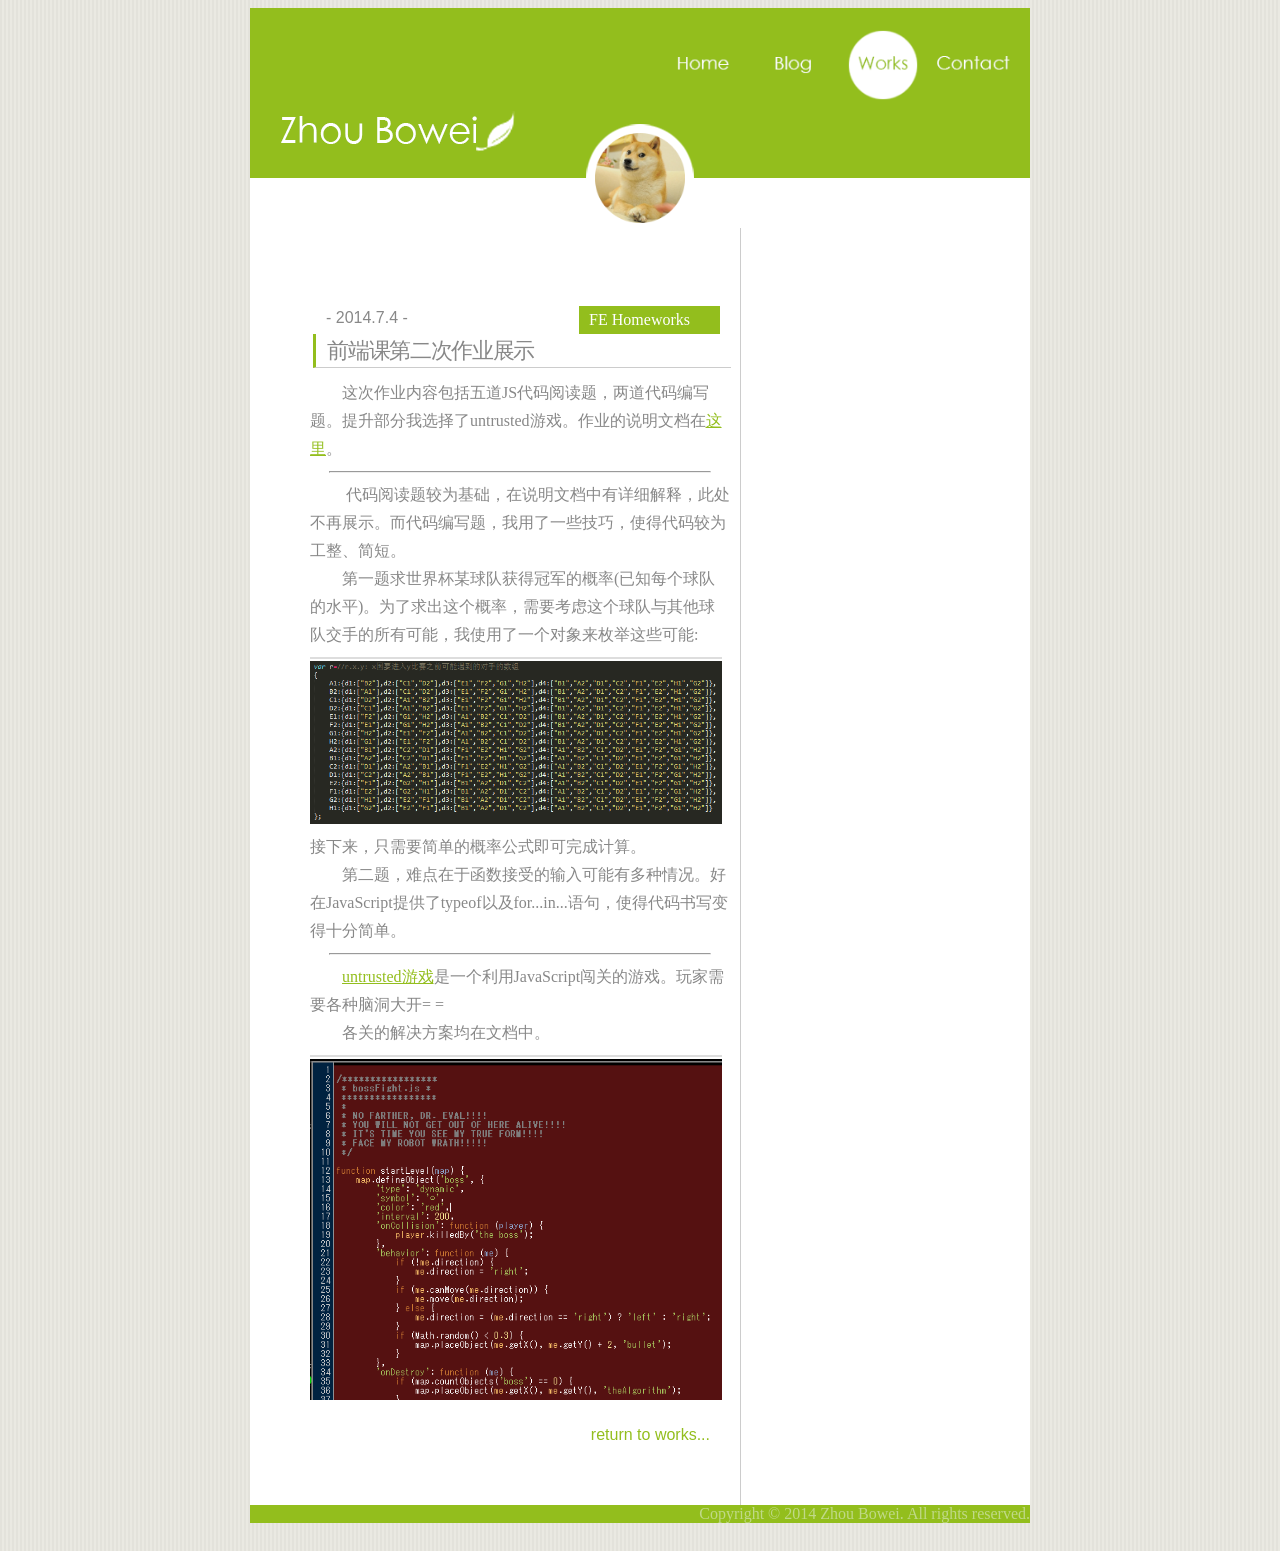
<file: fe/hw2.html>
<!doctype html>
<html>
<head>
<meta charset="utf-8">
<title></title>

<link href="../css/style.css" rel="stylesheet" type="text/css">
</head>

<body background="../img/bg.gif"  alink="#93be1d" vlink="#93be1d" link="#93be1d">
<div id="all">
<div id="head" align="center">
	<div id="navbar">
    	<div id="but1"> <a href="../contact.html"><img src="../img/contact.png" width="90" height="90"></a>
        </div>
        <div id="but2"> <a href="../works.html"><img src="../img/works2.png" width="90" height="90"></a>
        </div>
        <div id="but3"> <a href="../blog.html"> <img src="../img/blog.png" width="90" height="90"></a>
        </div>
        <div id="but4"> <a href="../home.html"><img src="../img/home.png" width="90" height="90"></a>
        </div>
  	</div>
	<div id="title">
    <img src="../img/title.png" width="780" height="170" alt="ようこそ！ヨロシク(/・ω・)/"> 
    </div>
    <div id="hori-bar" align="center">
<img src="../img/1.png" width="90">
</div>
</div>
<div id="blogmain">

<div id="blogcontent">
  <div id="blogleft">
  <!--下面并列放多个博客div-->
  <div id="blog">
  	<div id="date">
    - 2014.7.4 -
    </div>
    <div id="category">FE Homeworks </div>
    <h2 class="blogtitle">前端课第二次作业展示</h2>
   <p>
   　　这次作业内容包括五道JS代码阅读题，两道代码编写题。提升部分我选择了untrusted游戏。作业的说明文档在<a href="file/2012012221_周伯威_HW2.zip">这里</a>。</p>
   <hr align="center" width="380px">
   <p>
   　　
   代码阅读题较为基础，在说明文档中有详细解释，此处不再展示。而代码编写题，我用了一些技巧，使得代码较为工整、简短。</p>
   <p>　　第一题求世界杯某球队获得冠军的概率(已知每个球队的水平)。为了求出这个概率，需要考虑这个球队与其他球队交手的所有可能，我使用了一个对象来枚举这些可能:</p><img src="../img/fe/hw2_1.png" class="blogimg">
   <p>接下来，只需要简单的概率公式即可完成计算。</p>
   <p>　　第二题，难点在于函数接受的输入可能有多种情况。好在JavaScript提供了typeof以及for...in...语句，使得代码书写变得十分简单。</p>
   <hr align="center" width="380px">
   <p>　　<a href="http://thufe.github.io/untrusted/">untrusted游戏</a>是一个利用JavaScript闯关的游戏。玩家需要各种脑洞大开= =</p>
   <p>　　各关的解决方案均在文档中。</p>
   <img src='../img/fe/hw2_2.png' class="blogimg"><p>&nbsp;</p>
   <div id="readmore">
     <a href="../works.html" style="text-decoration:none">
       return to works...
       </a>
   </div>
    <br clear="all">
  </div>
  
</div>

<div id="blogright">


</div>

</div>
<div id="clearfix">
</div>
<div id="foot" align="center">
Copyright © 2014 Zhou Bowei. All rights reserved.
</div>
</div>
</div>
</body>
</html>
</file>
<file: fe/g/css/style.css>
#die,#startgame,#pause
{
	cursor:default;
	position:absolute;
	width:400px;
	height:200px;
	background:#3369cd;
	opacity:0.7;
	text-align:center;
	font-family:'华文细黑', 'STHeiti Light','STXihei','黑体';
	font-size:36px;
	color:#eef;
	box-shadow: 7px 7px 10px rgba(255,255,255,0.3);
	border:1px solid #fff;
}



#instructions,#about,#score,#ranking
{
	font-size:36px;
	margin-top:12px;

}

.title
{
	border-bottom:2px solid #430fc8;
	
	position: absolute;
	height: auto;
	font-family:'华文细黑', 'STHeiti Light','STXihei','黑体';
	font-size:50px;
	font-weight: bold;
	color:#430fc8;

}

.moreinfo/*两侧的窗口*/
{
	position:absolute;
	font-family:'华文细黑', 'STHeiti Light','STXihei','黑体';
	font-size:18px;
	height:200px;
	background:#1954c0;
	opacity:0.7;
	padding-left:10px;
	text-align:left;
	color:#eef;
	box-shadow: 7px 7px 10px rgba(255,255,255,0.3);
	border:1px solid #fff;
	display:none;
}

.info
{
	position:absolute;
	text-align:center;
	font-family:'华文细黑', 'STHeiti Light','STXihei','黑体';
	font-size:18px;
	width:200px;
	height:100px;
	color:#3369cd;
}

.button
{
	margin-top:11px;
	background:#227;
}
.right2
{
	
	margin-top: 5px;
	font-size: 22px;
	margin-left: 20px;


}
</file>
<file: css/style.css>
﻿div#head
{
	position:relative;
	margin:auto;
	width:780px;
}
div#title
{
	height:170px;
}
div#hori-bar
{
	position:absolute;
	top:125px;
	left:345px;
}
div#navbar
{
	position:absolute;
	right:12px;
	top:12px;
}
div#maintext
{
	background:white;
	width:780px;
}
div#flash{padding-top:0px;padding-bottom:300px;background:white;}
div#main
{
	margin:auto;
	width:780px;
}
div#but1
{
	float:right;
}
div#but2
{
	float:right;
}
div#but3
{
	float:right;
}
div#but4
{
	float:right;
}
div#foot
{
	background:#93be1d;
	color:#C0D988;
	text-align:right;
}
div#blogleft
{
	border-right-color:#cccccc;
	border-right-width: 1px;
	border-right-style: solid;
	width:420px;
	float:left;
	padding-right:10px;
	
}
div#aboutme1
{
	margin-left:40px;
	border-left-color:#93be1d;
	border-left-width: 3px;
	border-left-style: solid;
	margin-bottom:10px;
	font-size:24px;
}
div#blogright
{
	width:230px;
	margin-top:180px;
	padding-bottom:60px;
	padding-top:0px;
	padding-left:20px;
	padding-right:0px;
	float:left;
}
div#clearfix{clear:both;height:0px;}
div#blog
{
	line-height: 175%;
	margin-top: 78px;
	margin-bottom: 40px;
}
div#date
{
	font-family: Georgia, sans-serif;
	display: block;
	float: left;
	margin-top: 0.25em;
	margin-right: 1em;
	margin-bottom: 0px;
	margin-left: 1em;
	line-height: 16px;
}
div#category
{
	background: #93BE1D;
	color: #FFF;
	display: block;
	margin-right: 10px;
	padding-left:10px;
	padding-right: 30px;
	border: 0px;
	float:right;
}
div#blogmain
{
	background:white;
}
.blogtitle
{
	display: block;
	border-left-color:#93be1d;
	border-left-width: 3px;
	border-left-style: solid;
	border-bottom-color:#cccccc;
	border-bottom-width: 1px;
	border-bottom-style: solid;
	padding-top: 0px;
	padding-right: 0px;
	padding-bottom: 0px;
	padding-left: 0.5em;
	margin-top: 0px;
	margin-right: -0.06em;
	margin-bottom: 0.5em;
	margin-left: 0.15em;
	clear: both;
	font-size: 138%;
	font-weight: Normal;
	line-height: 150%;
	letter-spacing: -0.06em;
}
div#blogcontent
{
	background:white;
	padding-top: 50px;
	padding-right: 30px;
	padding-bottom: 0px;
	padding-left: 60px;
}
div#all
{
	width: 780px;
	text-align: left;
	margin-top: 0px;
	margin-right: auto;
	margin-left: auto;
	padding-bottom: 20px;
}
h2
{
	margin: 0px;
	padding: 0px;
	line-height: 1em;
	font-size: 100%;
}
.blogimg
{
	width: 412px;
	margin-top: 0.5em;
	margin-right: auto;
	padding-top: 2px;
	border-top-color: rgb(221, 221, 221);
	border-top-style: solid;
	border-top-width: 2px;
}
div#readmore
{
	display: block;
	padding-right: 20px;
	margin-top: -1em;
	float: right;
	text-align: right;
	color: #93BE1D;
	font-family: Georgia, sans-serif;
}
body,td,th {
	font-family: "华文细黑",STHeiti Light,STXihei;
	color: #888;
}
p{
	margin:0px;
}
</file>
